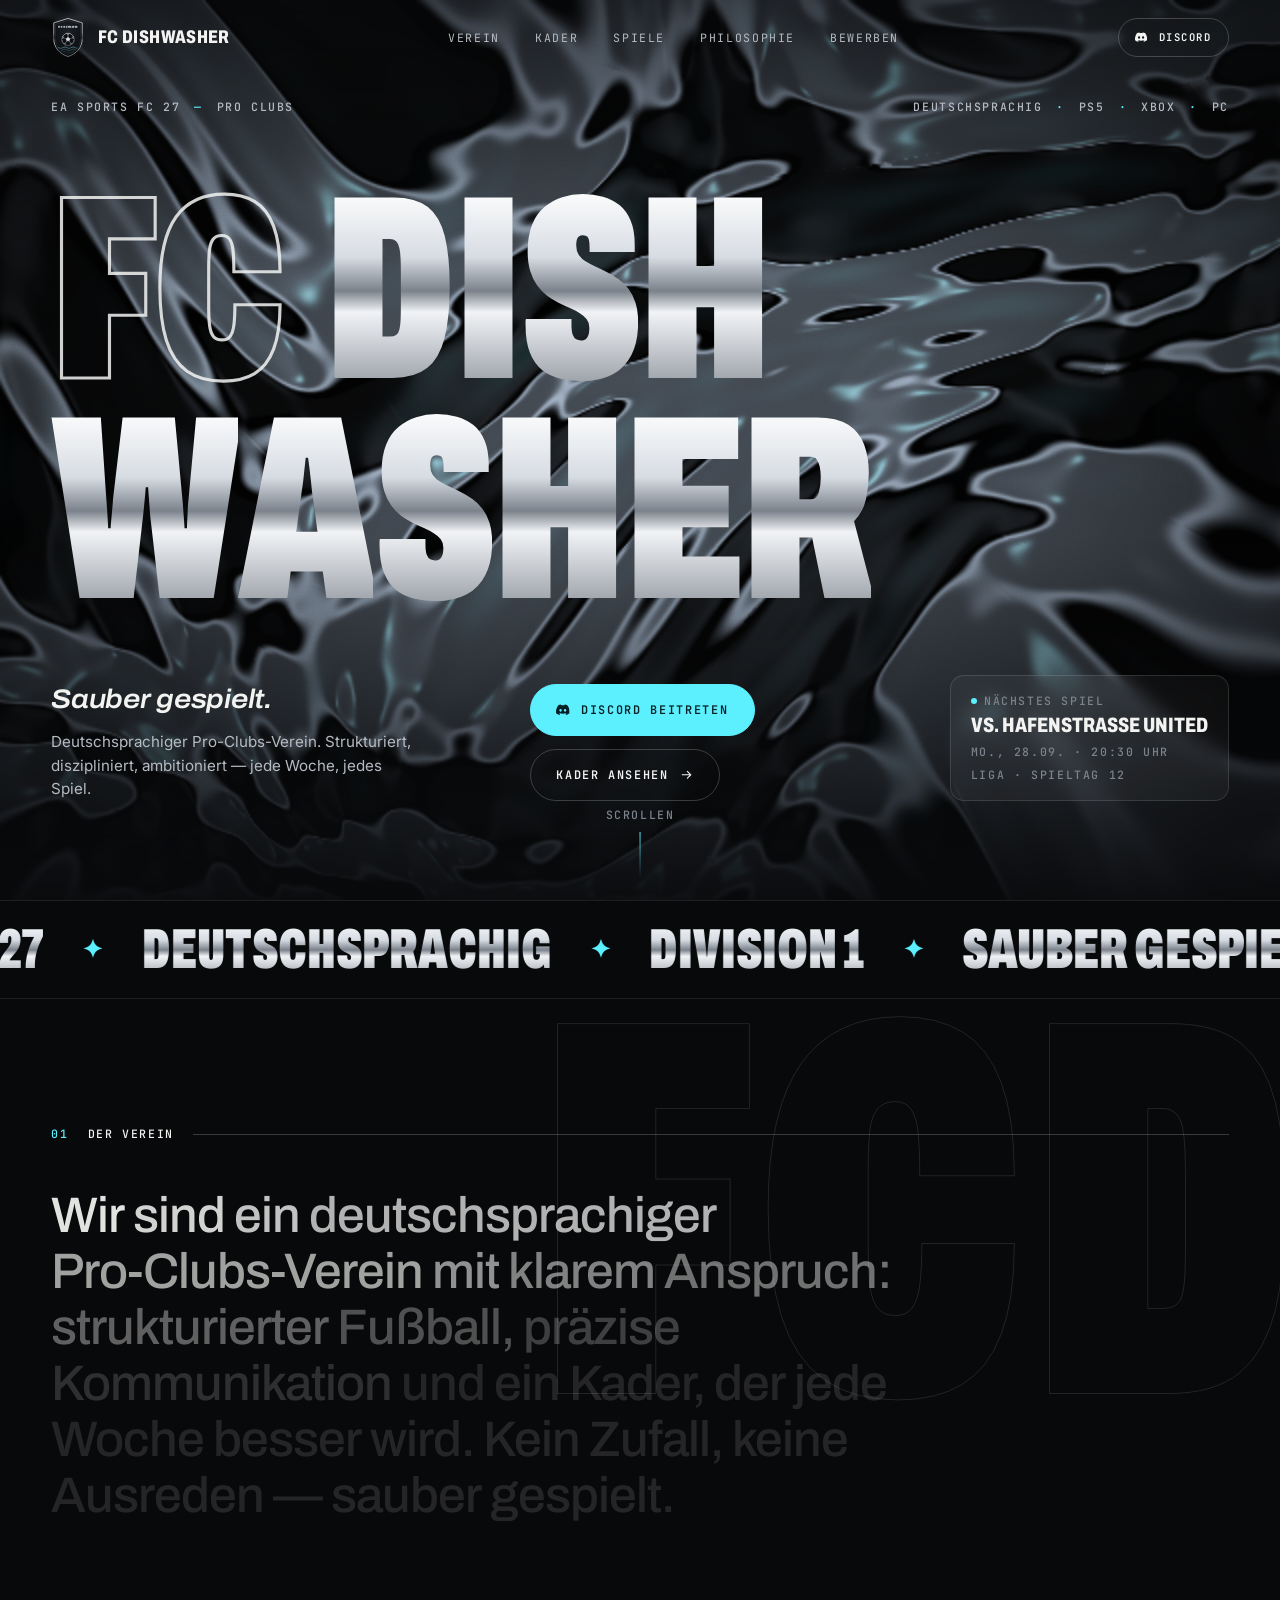
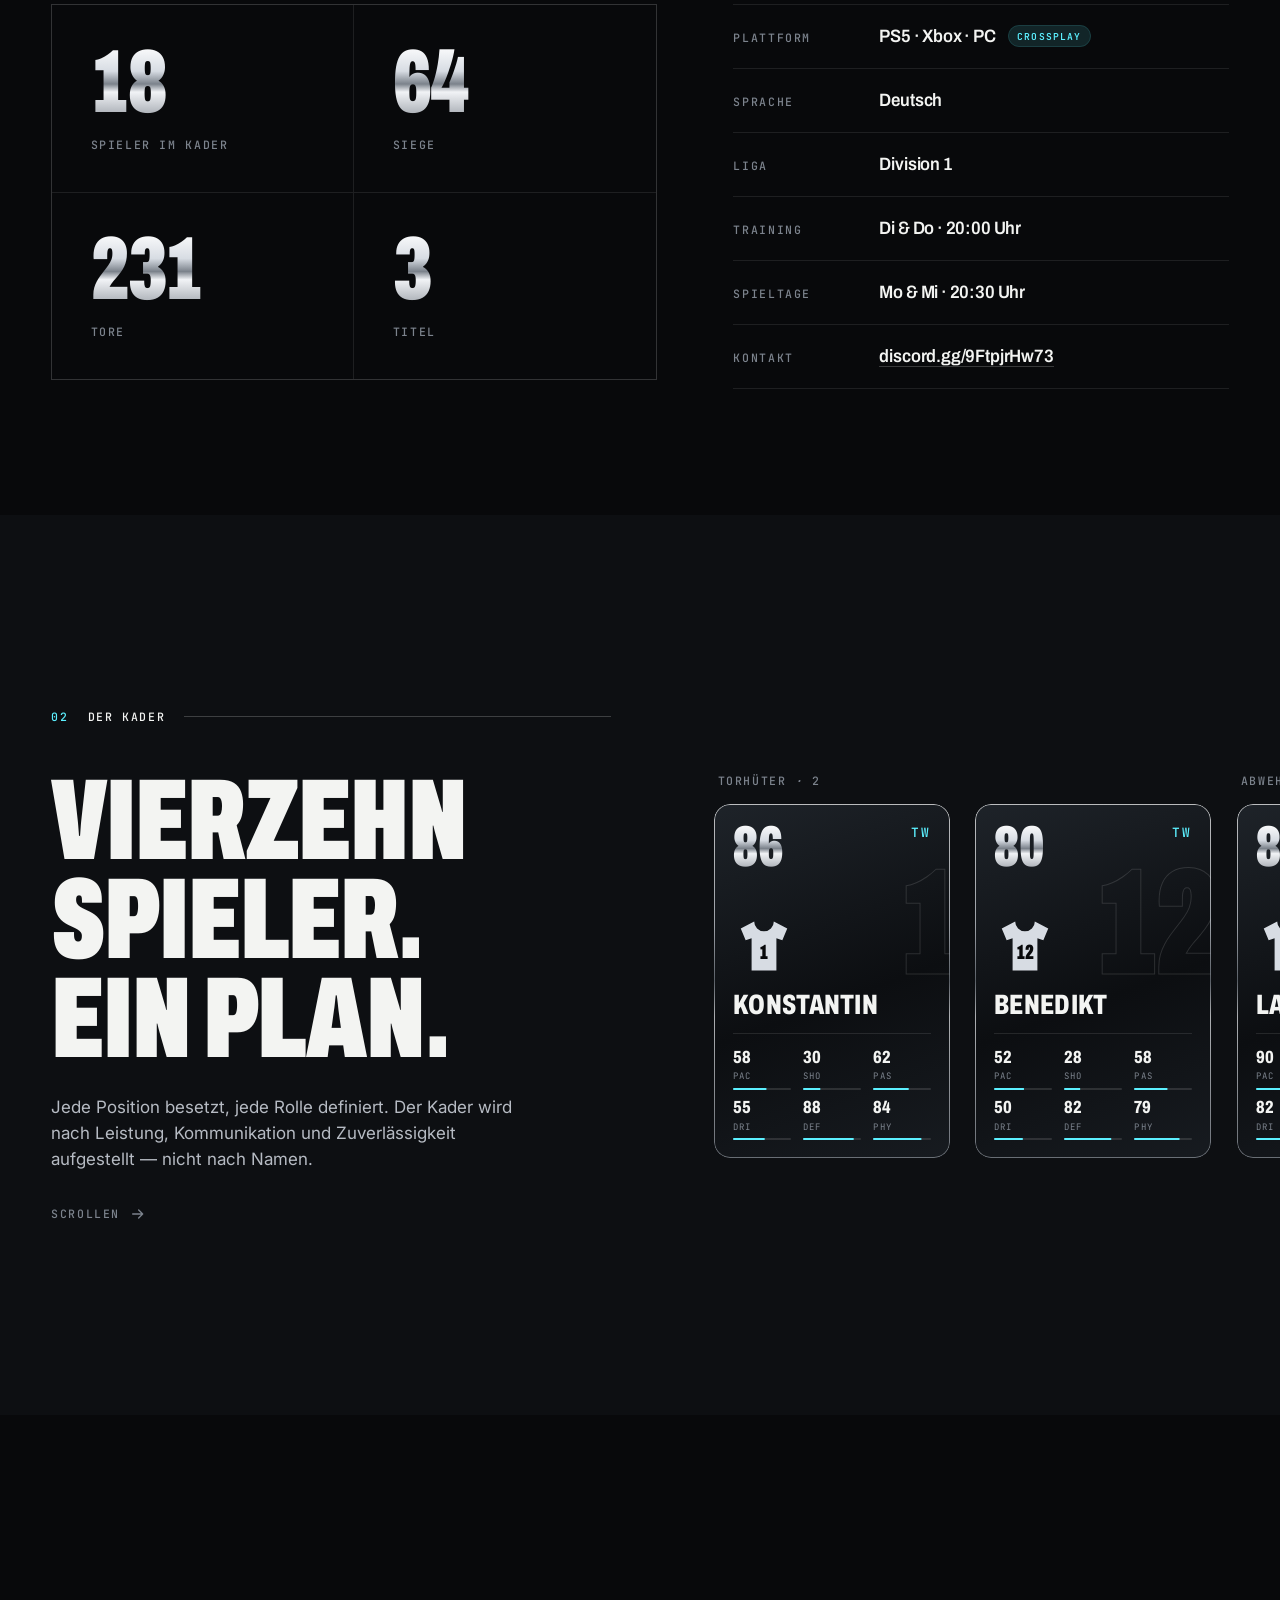
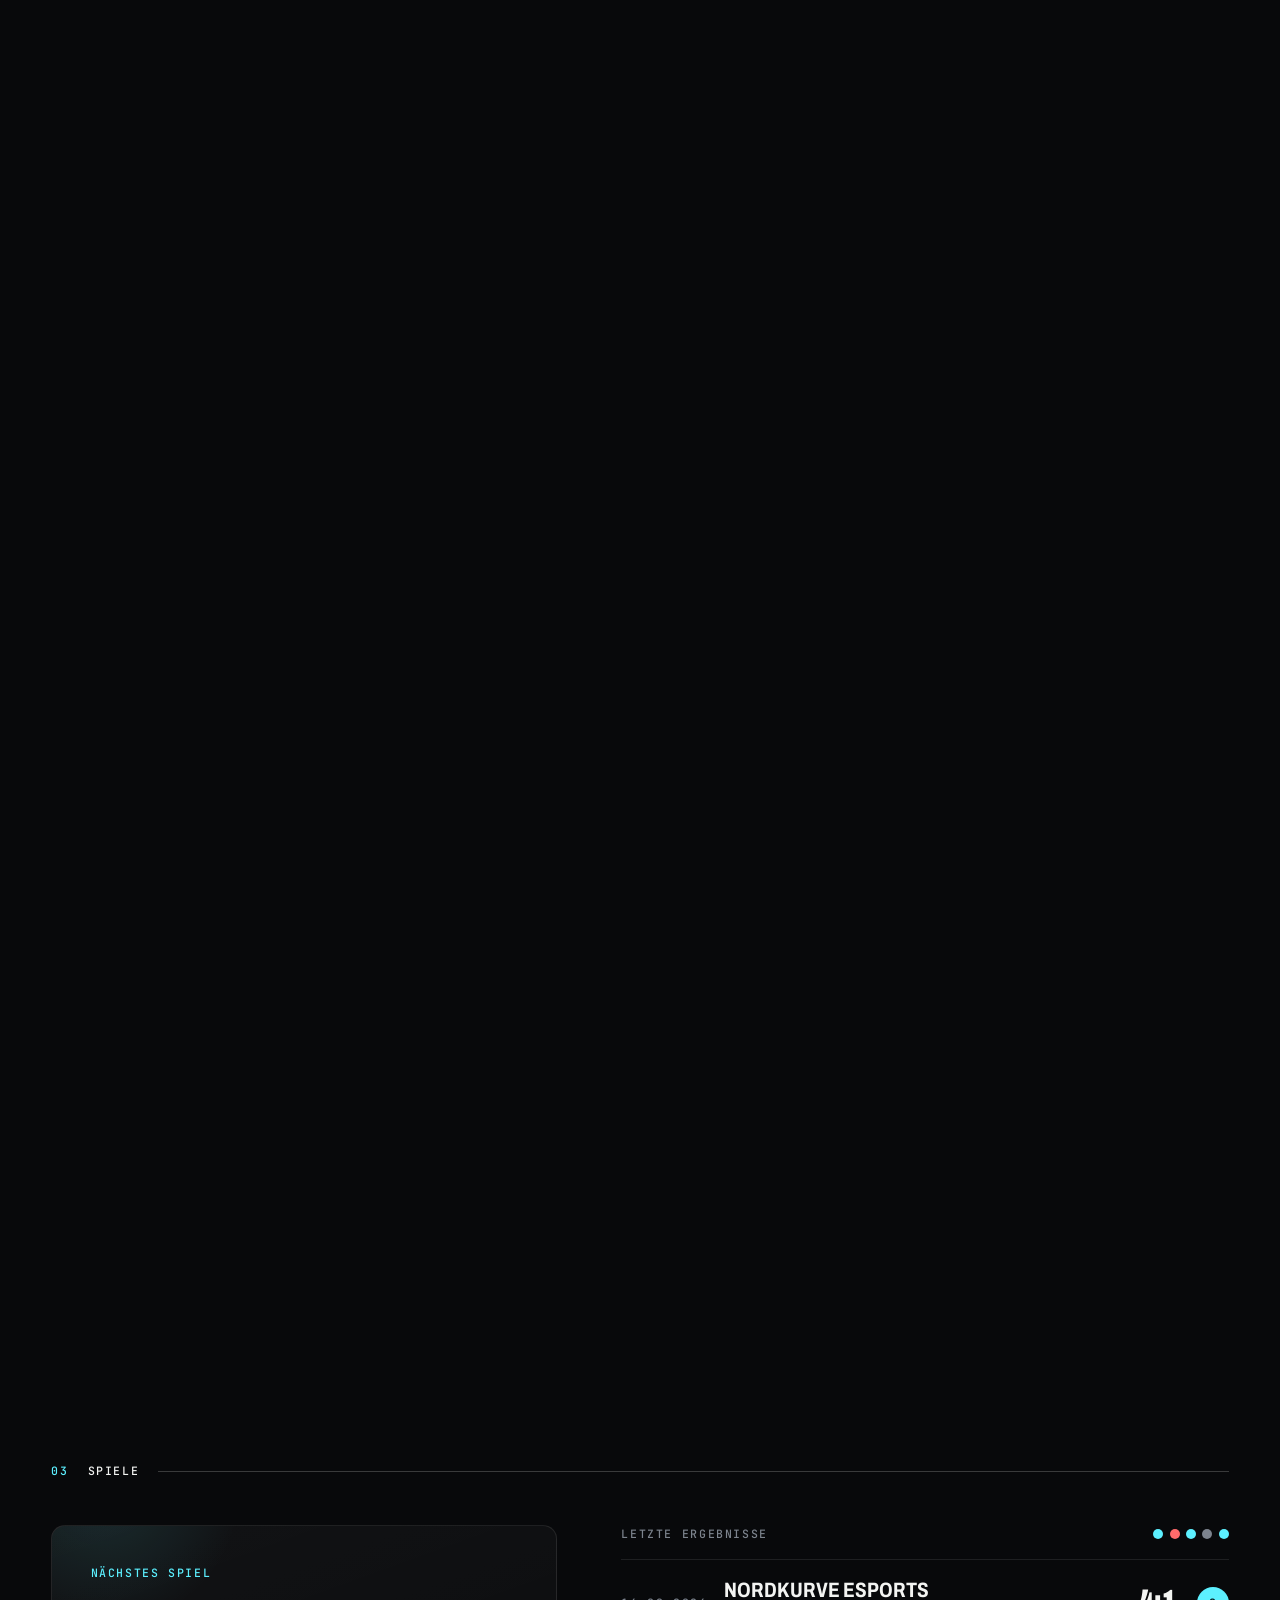
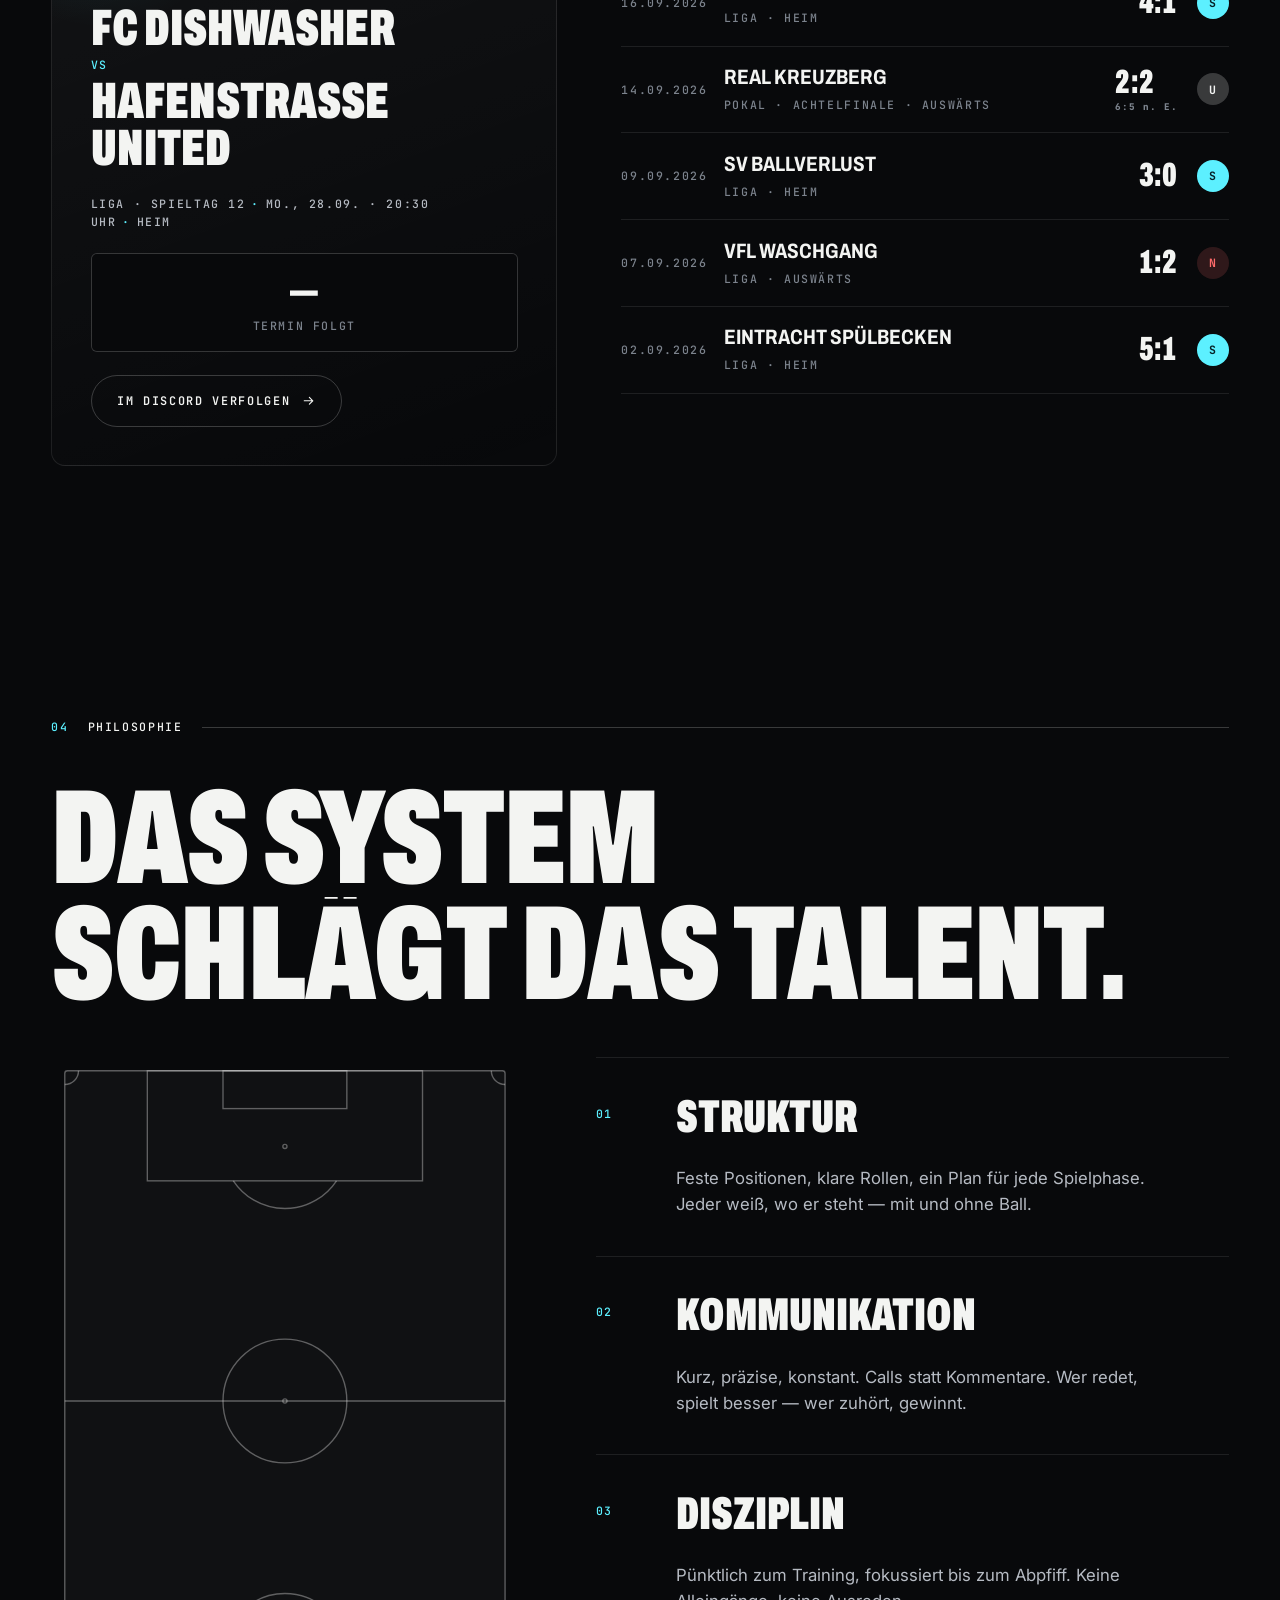
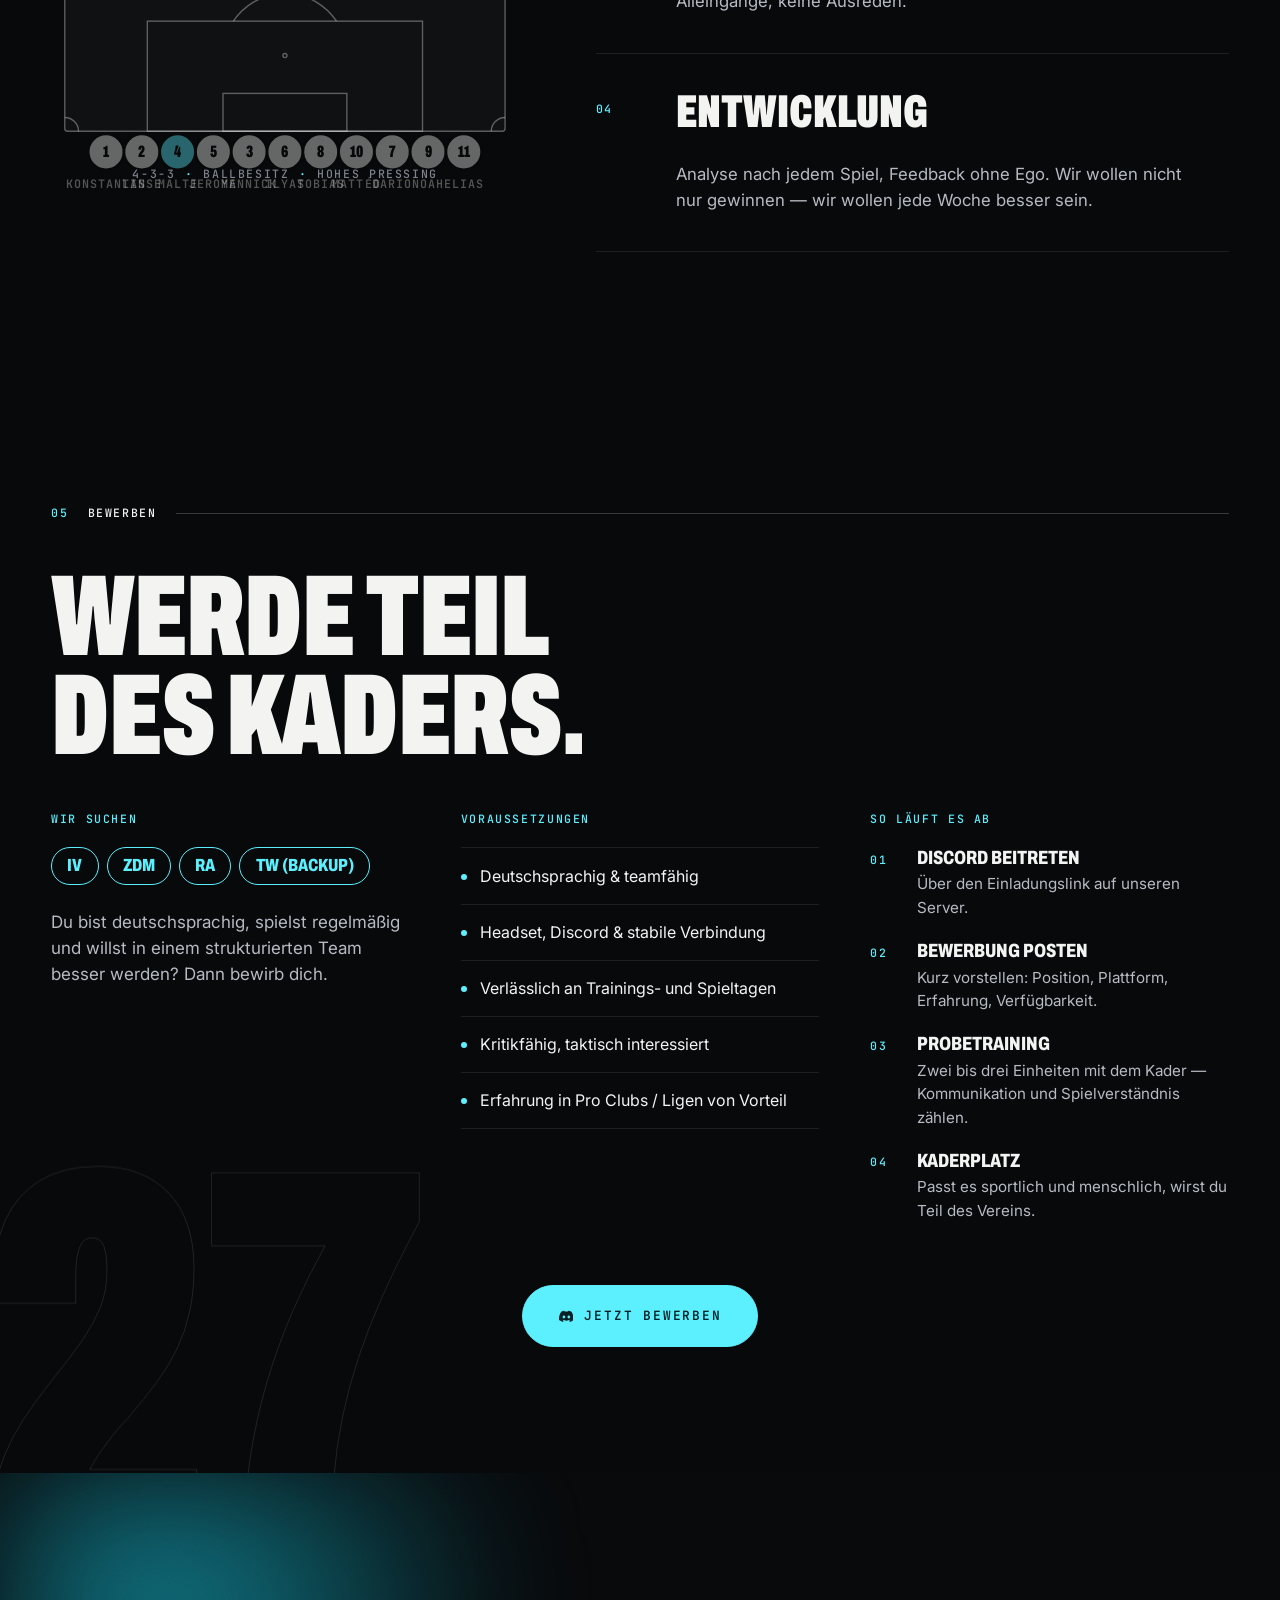
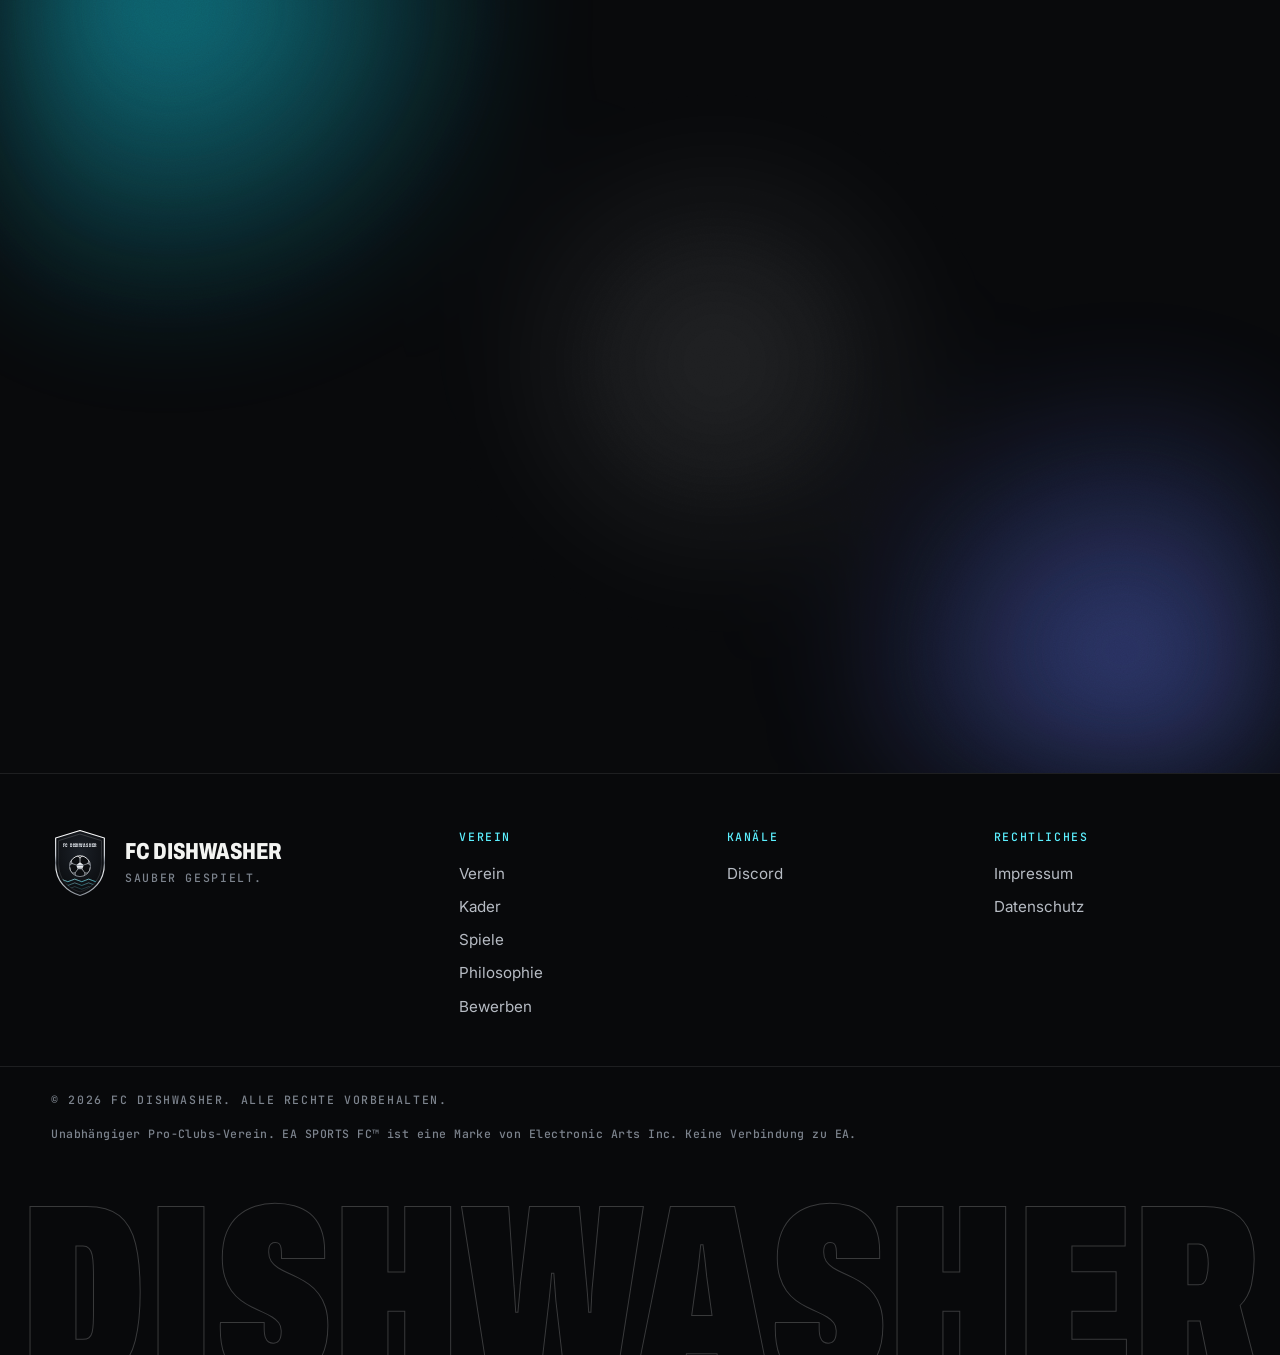
<file: index.html>
<!DOCTYPE html>
<html lang="de">
<head>
  <meta charset="utf-8">
  <meta name="viewport" content="width=device-width, initial-scale=1, viewport-fit=cover">
  <title>FC Dishwasher — Pro Clubs · EA SPORTS FC 27</title>
  <meta name="description" content="FC Dishwasher ist ein deutschsprachiger Pro-Clubs-Verein in EA SPORTS FC 27. Strukturiert, diszipliniert, ambitioniert. Sauber gespielt.">
  <meta name="theme-color" content="#08090b">
  <meta name="color-scheme" content="dark">
  <link rel="icon" href="assets/favicon.svg" type="image/svg+xml">
  <link rel="apple-touch-icon" href="assets/apple-touch-icon.png">
  <meta property="og:type" content="website">
  <meta property="og:site_name" content="FC Dishwasher">
  <meta property="og:title" content="FC Dishwasher — Sauber gespielt.">
  <meta property="og:description" content="Deutschsprachiger Pro-Clubs-Verein in EA SPORTS FC 27. Strukturiert, diszipliniert, ambitioniert.">
  <meta property="og:image" content="https://crypt0nly.github.io/fc-dishwasher-website/assets/og.jpg">
  <meta property="og:image:width" content="1200">
  <meta property="og:image:height" content="630">
  <meta property="og:url" content="https://crypt0nly.github.io/fc-dishwasher-website/">
  <meta property="og:locale" content="de_DE">
  <meta name="twitter:card" content="summary_large_image">
  <link rel="preload" href="assets/fonts/Archivo-normal-latin.woff2" as="font" type="font/woff2" crossorigin>
  <link rel="preload" href="assets/fonts/Inter-normal-latin.woff2" as="font" type="font/woff2" crossorigin>
  <link rel="preload" href="assets/fonts/JetBrainsMono-normal-latin.woff2" as="font" type="font/woff2" crossorigin>
  <link rel="stylesheet" href="css/fonts.css">
  <link rel="stylesheet" href="css/styles.css">
</head>
<body data-theme="dark">
  <a class="skip-link" href="#main">Zum Inhalt springen</a>

  <svg class="sprite" aria-hidden="true" focusable="false">
    <defs>
    <linearGradient id="fcd-chrome" x1="0" y1="0" x2="0" y2="1">
    <stop offset="0" stop-color="#ffffff"/><stop offset="0.38" stop-color="#cfd4db"/>
    <stop offset="0.5" stop-color="#737a84"/><stop offset="0.6" stop-color="#eef1f4"/>
    <stop offset="1" stop-color="#8b9199"/>
    </linearGradient>
    <linearGradient id="fcd-ice" x1="0" y1="0" x2="1" y2="1">
    <stop offset="0" stop-color="#bffbff"/><stop offset="1" stop-color="#3fd7ec"/>
    </linearGradient>
    <radialGradient id="fcd-inner" cx="0.5" cy="0.32" r="0.8">
    <stop offset="0" stop-color="#1b2027"/><stop offset="1" stop-color="#07080a"/>
    </radialGradient>
    <clipPath id="fcd-clip"><path d="M100 20 L174 43 V124 C174 176 140 208 100 220 C60 208 26 176 26 124 V43 Z"/></clipPath>
    </defs>
    <symbol id="crest" viewBox="0 0 200 240">
      <path d="M100 8 L184 34 V124 C184 182 146 218 100 232 C54 218 16 182 16 124 V34 Z" fill="url(#fcd-inner)" stroke="url(#fcd-chrome)" stroke-width="4" stroke-linejoin="round"/>
      <path d="M100 20 L174 43 V124 C174 176 140 208 100 220 C60 208 26 176 26 124 V43 Z" fill="none" stroke="url(#fcd-chrome)" stroke-width="1" opacity="0.55"/>
      <text x="100" y="66" text-anchor="middle" fill="url(#fcd-chrome)" font-family="Archivo, 'Arial Narrow', Impact, sans-serif" font-weight="900" font-stretch="62%" font-size="18" letter-spacing="1.4" textLength="118" lengthAdjust="spacingAndGlyphs">FC DISHWASHER</text>
      <path d="M40 80 H160" stroke="url(#fcd-chrome)" stroke-width="1.2" opacity="0.7"/>
      <g clip-path="url(#fcd-clip)" fill="none" stroke="url(#fcd-ice)" stroke-width="2.4" stroke-linecap="round">
      <path d="M22 180 q12 -9 24 0 t24 0 t24 0 t24 0 t24 0 t24 0 t24 0" opacity="1"/>
      <path d="M22 193 q12 -9 24 0 t24 0 t24 0 t24 0 t24 0 t24 0 t24 0" opacity="0.6"/>
      <path d="M22 206 q12 -9 24 0 t24 0 t24 0 t24 0 t24 0 t24 0 t24 0" opacity="0.3"/>
      </g>
      <g transform="translate(0 0.00)">
      <circle cx="100.00" cy="131.00" r="36.00" fill="#0b0d10" stroke="url(#fcd-chrome)" stroke-width="3"/>
      <path d="M100.00 117.50 L112.84 126.83 L107.94 141.92 L92.06 141.92 L87.16 126.83 Z" fill="url(#fcd-chrome)"/>
      <path d="M100.00 117.50 L100.00 102.00 M100.00 102.00 L92.72 96.71 M100.00 102.00 L107.28 96.71 M112.84 126.83 L127.58 122.04 M127.58 122.04 L130.36 113.48 M127.58 122.04 L134.86 127.33 M107.94 141.92 L117.05 154.46 M117.05 154.46 L126.05 154.46 M117.05 154.46 L114.26 163.02 M92.06 141.92 L82.95 154.46 M82.95 154.46 L85.74 163.02 M82.95 154.46 L73.95 154.46 M87.16 126.83 L72.42 122.04 M72.42 122.04 L65.14 127.33 M72.42 122.04 L69.64 113.48" fill="none" stroke="url(#fcd-chrome)" stroke-width="2.4" stroke-linecap="round" stroke-linejoin="round"/>
      </g>
    </symbol>
    <symbol id="icon-discord" viewBox="0 0 24 24">
      <path fill="currentColor" d="M20.317 4.37a19.791 19.791 0 0 0-4.885-1.515.074.074 0 0 0-.079.037c-.21.375-.444.864-.608 1.25a18.27 18.27 0 0 0-5.487 0 12.64 12.64 0 0 0-.617-1.25.077.077 0 0 0-.079-.037A19.736 19.736 0 0 0 3.677 4.37a.07.07 0 0 0-.032.027C.533 9.046-.32 13.58.099 18.057a.082.082 0 0 0 .031.057 19.9 19.9 0 0 0 5.993 3.03.078.078 0 0 0 .084-.028c.462-.63.874-1.295 1.226-1.994a.076.076 0 0 0-.041-.106 13.107 13.107 0 0 1-1.872-.892.077.077 0 0 1-.008-.128 10.2 10.2 0 0 0 .372-.292.074.074 0 0 1 .077-.01c3.928 1.793 8.18 1.793 12.062 0a.074.074 0 0 1 .078.01c.12.098.246.198.373.292a.077.077 0 0 1-.006.127 12.299 12.299 0 0 1-1.873.892.077.077 0 0 0-.041.107c.36.698.772 1.362 1.225 1.993a.076.076 0 0 0 .084.028 19.839 19.839 0 0 0 6.002-3.03.077.077 0 0 0 .032-.054c.5-5.177-.838-9.674-3.549-13.66a.061.061 0 0 0-.031-.03zM8.02 15.33c-1.183 0-2.157-1.085-2.157-2.419 0-1.333.956-2.419 2.157-2.419 1.21 0 2.176 1.096 2.157 2.42 0 1.333-.956 2.418-2.157 2.418zm7.975 0c-1.183 0-2.157-1.085-2.157-2.419 0-1.333.955-2.419 2.157-2.419 1.21 0 2.176 1.096 2.157 2.42 0 1.333-.946 2.418-2.157 2.418z"/>
    </symbol>
    <symbol id="icon-arrow" viewBox="0 0 24 24">
      <path fill="none" stroke="currentColor" stroke-width="2" stroke-linecap="round" stroke-linejoin="round" d="M4 12h15M13 6l6 6-6 6"/>
    </symbol>
    <symbol id="icon-jersey" viewBox="0 0 24 24">
      <path fill="currentColor" d="M8.2 2.5 3 5.2l1.9 4.6 2.3-.8v12.5h9.6V9l2.3.8L21 5.2l-5.2-2.7a3.8 3.8 0 0 1-7.6 0Z"/>
    </symbol>
  </svg>

  <!-- Preloader -->
  <div class="preloader" id="preloader">
    <div class="preloader__inner">
      <svg class="preloader__crest" aria-hidden="true"><use href="#crest"/></svg>
      <div class="preloader__label mono">FC Dishwasher <i>·</i> Pro Clubs</div>
    </div>
    <div class="preloader__count" aria-hidden="true"><span id="preloader-count">00</span></div>
    <div class="preloader__bar" aria-hidden="true"><span id="preloader-bar"></span></div>
  </div>

  <!-- Custom cursor (desktop only) -->
  <div class="cursor" id="cursor" aria-hidden="true">
    <div class="cursor__dot"></div>
    <div class="cursor__ring"><span class="cursor__label" id="cursor-label"></span></div>
  </div>

  <!-- Navigation -->
  <header class="nav" id="nav">
    <a class="nav__brand" href="#top" aria-label="FC Dishwasher – zur Startseite">
      <svg class="nav__crest" aria-hidden="true"><use href="#crest"/></svg>
      <span class="nav__wordmark">FC Dishwasher</span>
    </a>
    <nav class="nav__links" aria-label="Hauptnavigation">
      <a href="#verein" data-nav>Verein</a>
      <a href="#kader" data-nav>Kader</a>
      <a href="#spiele" data-nav>Spiele</a>
      <a href="#philosophie" data-nav>Philosophie</a>
      <a href="#bewerben" data-nav>Bewerben</a>
    </nav>
    <div class="nav__actions">
      <a class="btn btn--small btn--discord magnetic" href="https://discord.gg/9FtpjrHw73" target="_blank" rel="noopener">
        <svg class="btn__icon" aria-hidden="true"><use href="#icon-discord"/></svg>
        <span>Discord</span>
      </a>
      <button class="nav__burger" id="burger" type="button" aria-label="Menü öffnen" aria-expanded="false" aria-controls="menu">
        <span></span><span></span>
      </button>
    </div>
  </header>

  <!-- Fullscreen menu (mobile) -->
  <div class="menu" id="menu" aria-hidden="true">
    <nav class="menu__links" aria-label="Mobile Navigation">
      <a href="#verein"><span class="mono">01</span>Verein</a>
      <a href="#kader"><span class="mono">02</span>Kader</a>
      <a href="#spiele"><span class="mono">03</span>Spiele</a>
      <a href="#philosophie"><span class="mono">04</span>Philosophie</a>
      <a href="#bewerben"><span class="mono">05</span>Bewerben</a>
    </nav>
    <div class="menu__footer">
      <a class="btn btn--primary" href="https://discord.gg/9FtpjrHw73" target="_blank" rel="noopener">
        <svg class="btn__icon" aria-hidden="true"><use href="#icon-discord"/></svg><span>Discord beitreten</span>
      </a>
      <span class="mono">Sauber gespielt.</span>
    </div>
  </div>

  <main id="main">

    <!-- ============ HERO ============ -->
    <section class="hero" id="top">
      <canvas class="hero__canvas" id="hero-canvas" aria-hidden="true"></canvas>
      <div class="hero__veil" aria-hidden="true"></div>
      <div class="hero__grain" aria-hidden="true"></div>

      <div class="hero__top container">
        <span class="mono hero__meta">EA SPORTS FC 27 <i>—</i> Pro Clubs</span>
        <span class="mono hero__meta hero__meta--right">Deutschsprachig <i>·</i> PS5 <i>·</i> Xbox <i>·</i> PC</span>
      </div>

      <div class="hero__content container">
        <h1 class="hero__title" id="hero-title">
          <span class="hero__line"><span class="hero__outline">FC</span> <span class="hero__solid">Dish</span></span>
          <span class="hero__line"><span class="hero__solid">washer</span></span>
        </h1>
      </div>

      <div class="hero__bottom container">
        <div class="hero__motto">
          <span class="hero__motto-text">Sauber gespielt.</span>
          <p>Deutschsprachiger Pro-Clubs-Verein. Strukturiert, diszipliniert, ambitioniert — jede Woche, jedes Spiel.</p>
        </div>
        <div class="hero__cta">
          <a class="btn btn--primary magnetic" href="https://discord.gg/9FtpjrHw73" target="_blank" rel="noopener">
            <svg class="btn__icon" aria-hidden="true"><use href="#icon-discord"/></svg><span>Discord beitreten</span>
          </a>
          <a class="btn btn--ghost magnetic" href="#kader"><span>Kader ansehen</span><svg class="btn__icon btn__icon--after" aria-hidden="true"><use href="#icon-arrow"/></svg></a>
        </div>
        <a class="hero__next" href="#spiele" id="hero-next">
          <span class="mono hero__next-label">Nächstes Spiel</span>
          <strong id="hero-next-opp">—</strong>
          <span class="mono hero__next-date" id="hero-next-date">—</span>
          <span class="mono hero__next-comp" id="hero-next-comp">—</span>
        </a>
      </div>

      <div class="hero__scroll mono" aria-hidden="true"><span>Scrollen</span><i></i></div>
    </section>

    <!-- ============ MARQUEE ============ -->
    <div class="marquee" aria-hidden="true">
      <div class="marquee__track" id="marquee-track">
        <div class="marquee__group">
          <span>Sauber gespielt</span><i>✦</i><span>FC Dishwasher</span><i>✦</i><span>Pro Clubs</span><i>✦</i><span>EA SPORTS FC 27</span><i>✦</i><span>Deutschsprachig</span><i>✦</i><span>Division 1</span><i>✦</i>
        </div>
      </div>
    </div>

    <!-- ============ VEREIN ============ -->
    <section class="section verein" id="verein">
      <div class="watermark" aria-hidden="true" data-parallax="0.15">FCD</div>
      <div class="container">
        <header class="section__head">
          <span class="section__index mono">01</span>
          <span class="section__label mono">Der Verein</span>
        </header>
        <p class="statement" data-scrub-words>
          Wir sind ein deutschsprachiger Pro-Clubs-Verein mit klarem Anspruch: strukturierter Fußball, präzise Kommunikation und ein Kader, der jede Woche besser wird. Kein Zufall, keine Ausreden — sauber gespielt.
        </p>
        <div class="verein__grid">
          <ul class="stats" id="stats" aria-label="Vereinsstatistik"></ul>
          <dl class="facts" id="facts">
            <div class="facts__row" data-reveal><dt class="mono">Plattform</dt><dd>PS5 · Xbox · PC <span class="facts__tag">Crossplay</span></dd></div>
            <div class="facts__row" data-reveal><dt class="mono">Sprache</dt><dd>Deutsch</dd></div>
            <div class="facts__row" data-reveal><dt class="mono">Liga</dt><dd id="fact-league">Division 1</dd></div>
            <div class="facts__row" data-reveal><dt class="mono">Training</dt><dd id="fact-training">Di &amp; Do · 20:00 Uhr</dd></div>
            <div class="facts__row" data-reveal><dt class="mono">Spieltage</dt><dd id="fact-matchdays">Mo &amp; Mi · 20:30 Uhr</dd></div>
            <div class="facts__row" data-reveal><dt class="mono">Kontakt</dt><dd><a href="https://discord.gg/9FtpjrHw73" target="_blank" rel="noopener">discord.gg/9FtpjrHw73</a></dd></div>
          </dl>
        </div>
      </div>
    </section>

    <!-- ============ KADER ============ -->
    <section class="section kader" id="kader">
      <div class="kader__pin" id="kader-pin">
        <div class="kader__track" id="squad-track">
          <div class="kader__intro">
            <header class="section__head">
              <span class="section__index mono">02</span>
              <span class="section__label mono">Der Kader</span>
            </header>
            <h2 class="section__title" data-split-lines>Vierzehn<br>Spieler.<br>Ein Plan.</h2>
            <p class="kader__text">Jede Position besetzt, jede Rolle definiert. Der Kader wird nach Leistung, Kommunikation und Zuverlässigkeit aufgestellt — nicht nach Namen.</p>
            <div class="kader__hint mono"><span>Scrollen</span><svg class="kader__hint-icon" aria-hidden="true"><use href="#icon-arrow"/></svg></div>
          </div>
          <!-- Player cards are rendered from js/data.js -->
        </div>
      </div>
    </section>

    <!-- ============ SPIELE ============ -->
    <section class="section spiele" id="spiele">
      <div class="container">
        <header class="section__head">
          <span class="section__index mono">03</span>
          <span class="section__label mono">Spiele</span>
        </header>
        <div class="spiele__grid">
          <article class="next-match" id="next-match" data-reveal>
            <span class="next-match__label mono">Nächstes Spiel</span>
            <div class="next-match__teams">
              <span class="next-match__team">FC Dishwasher</span>
              <span class="next-match__vs mono">vs</span>
              <span class="next-match__team" id="nm-opponent">—</span>
            </div>
            <div class="next-match__meta mono"><span id="nm-competition">—</span><i>·</i><span id="nm-date">—</span><i>·</i><span id="nm-venue">—</span></div>
            <div class="countdown" id="countdown" aria-live="polite">
              <div class="countdown__unit"><span class="countdown__value" data-cd="d">00</span><span class="mono">Tage</span></div>
              <div class="countdown__unit"><span class="countdown__value" data-cd="h">00</span><span class="mono">Std.</span></div>
              <div class="countdown__unit"><span class="countdown__value" data-cd="m">00</span><span class="mono">Min.</span></div>
              <div class="countdown__unit"><span class="countdown__value" data-cd="s">00</span><span class="mono">Sek.</span></div>
            </div>
            <a class="btn btn--ghost magnetic" href="https://discord.gg/9FtpjrHw73" target="_blank" rel="noopener"><span>Im Discord verfolgen</span><svg class="btn__icon btn__icon--after" aria-hidden="true"><use href="#icon-arrow"/></svg></a>
          </article>

          <div class="results">
            <div class="results__head" data-reveal>
              <span class="mono">Letzte Ergebnisse</span>
              <div class="form" id="form" aria-label="Formkurve"></div>
            </div>
            <ol class="results__list" id="results"></ol>
          </div>
        </div>
      </div>
    </section>

    <!-- ============ PHILOSOPHIE ============ -->
    <section class="section philosophie" id="philosophie">
      <div class="container">
        <header class="section__head">
          <span class="section__index mono">04</span>
          <span class="section__label mono">Philosophie</span>
        </header>
        <h2 class="section__title section__title--xl" data-split-lines>Das System<br>schlägt das Talent.</h2>
        <div class="philosophie__grid">
          <div class="pitch-wrap" id="pitch-wrap">
            <svg class="pitch" id="pitch" viewBox="0 0 680 1000" aria-label="Formation 4-3-3" role="img"></svg>
            <div class="pitch__caption mono"><span id="formation-name">4-3-3</span><i>·</i><span>Ballbesitz</span><i>·</i><span>Hohes Pressing</span></div>
          </div>
          <ol class="principles">
            <li class="principle" data-reveal>
              <span class="principle__index mono">01</span>
              <h3>Struktur</h3>
              <p>Feste Positionen, klare Rollen, ein Plan für jede Spielphase. Jeder weiß, wo er steht — mit und ohne Ball.</p>
            </li>
            <li class="principle" data-reveal>
              <span class="principle__index mono">02</span>
              <h3>Kommunikation</h3>
              <p>Kurz, präzise, konstant. Calls statt Kommentare. Wer redet, spielt besser — wer zuhört, gewinnt.</p>
            </li>
            <li class="principle" data-reveal>
              <span class="principle__index mono">03</span>
              <h3>Disziplin</h3>
              <p>Pünktlich zum Training, fokussiert bis zum Abpfiff. Keine Alleingänge, keine Ausreden.</p>
            </li>
            <li class="principle" data-reveal>
              <span class="principle__index mono">04</span>
              <h3>Entwicklung</h3>
              <p>Analyse nach jedem Spiel, Feedback ohne Ego. Wir wollen nicht nur gewinnen — wir wollen jede Woche besser sein.</p>
            </li>
          </ol>
        </div>
      </div>
    </section>

    <!-- ============ BEWERBEN ============ -->
    <section class="section bewerben" id="bewerben">
      <div class="watermark watermark--right" aria-hidden="true" data-parallax="0.12">27</div>
      <div class="container">
        <header class="section__head">
          <span class="section__index mono">05</span>
          <span class="section__label mono">Bewerben</span>
        </header>
        <h2 class="section__title" data-split-lines>Werde Teil<br>des Kaders.</h2>
        <div class="bewerben__grid">
          <div class="bewerben__col" data-reveal>
            <span class="mono bewerben__label">Wir suchen</span>
            <ul class="chips" id="open-positions" aria-label="Offene Positionen"></ul>
            <p class="bewerben__text">Du bist deutschsprachig, spielst regelmäßig und willst in einem strukturierten Team besser werden? Dann bewirb dich.</p>
          </div>
          <div class="bewerben__col" data-reveal>
            <span class="mono bewerben__label">Voraussetzungen</span>
            <ul class="reqs">
              <li>Deutschsprachig &amp; teamfähig</li>
              <li>Headset, Discord &amp; stabile Verbindung</li>
              <li>Verlässlich an Trainings- und Spieltagen</li>
              <li>Kritikfähig, taktisch interessiert</li>
              <li>Erfahrung in Pro Clubs / Ligen von Vorteil</li>
            </ul>
          </div>
          <div class="bewerben__col" data-reveal>
            <span class="mono bewerben__label">So läuft es ab</span>
            <ol class="steps">
              <li><span class="mono">01</span><div><strong>Discord beitreten</strong><p>Über den Einladungslink auf unseren Server.</p></div></li>
              <li><span class="mono">02</span><div><strong>Bewerbung posten</strong><p>Kurz vorstellen: Position, Plattform, Erfahrung, Verfügbarkeit.</p></div></li>
              <li><span class="mono">03</span><div><strong>Probetraining</strong><p>Zwei bis drei Einheiten mit dem Kader — Kommunikation und Spielverständnis zählen.</p></div></li>
              <li><span class="mono">04</span><div><strong>Kaderplatz</strong><p>Passt es sportlich und menschlich, wirst du Teil des Vereins.</p></div></li>
            </ol>
          </div>
        </div>
        <div class="bewerben__cta" data-reveal>
          <a class="btn btn--primary btn--large magnetic" href="https://discord.gg/9FtpjrHw73" target="_blank" rel="noopener">
            <svg class="btn__icon" aria-hidden="true"><use href="#icon-discord"/></svg><span>Jetzt bewerben</span>
          </a>
        </div>
      </div>
    </section>

    <!-- ============ DISCORD CTA ============ -->
    <section class="cta" id="discord">
      <div class="cta__bg" aria-hidden="true"><span></span><span></span><span></span></div>
      <div class="cta__grain" aria-hidden="true"></div>
      <div class="container cta__inner">
        <span class="mono cta__label">Community</span>
        <h2 class="cta__title" data-split-lines>Der Verein<br>lebt im Discord.</h2>
        <p class="cta__text">Spieltage, Taktik, Bewerbungen, Stammtisch — alles an einem Ort. Komm vorbei, sag Hallo, spiel mit.</p>
        <a class="btn btn--primary btn--xl magnetic" href="https://discord.gg/9FtpjrHw73" target="_blank" rel="noopener">
          <svg class="btn__icon" aria-hidden="true"><use href="#icon-discord"/></svg><span>Server beitreten</span>
        </a>
        <span class="mono cta__url">discord.gg/9FtpjrHw73</span>
      </div>
    </section>
  </main>

  <!-- ============ FOOTER ============ -->
  <footer class="footer">
    <div class="container footer__grid">
      <div class="footer__brand">
        <svg class="footer__crest" aria-hidden="true"><use href="#crest"/></svg>
        <div>
          <span class="footer__wordmark">FC Dishwasher</span>
          <span class="mono footer__tag">Sauber gespielt.</span>
        </div>
      </div>
      <nav class="footer__nav" aria-label="Fußnavigation">
        <span class="mono footer__heading">Verein</span>
        <a href="#verein">Verein</a>
        <a href="#kader">Kader</a>
        <a href="#spiele">Spiele</a>
        <a href="#philosophie">Philosophie</a>
        <a href="#bewerben">Bewerben</a>
      </nav>
      <div class="footer__nav" id="footer-social">
        <span class="mono footer__heading">Kanäle</span>
        <a href="https://discord.gg/9FtpjrHw73" target="_blank" rel="noopener">Discord</a>
      </div>
      <nav class="footer__nav" aria-label="Rechtliches">
        <span class="mono footer__heading">Rechtliches</span>
        <a href="impressum.html">Impressum</a>
        <a href="datenschutz.html">Datenschutz</a>
      </nav>
    </div>
    <div class="container footer__bottom">
      <span class="mono">© <span id="year">2026</span> FC Dishwasher. Alle Rechte vorbehalten.</span>
      <span class="mono footer__disclaimer">Unabhängiger Pro-Clubs-Verein. EA SPORTS FC™ ist eine Marke von Electronic Arts Inc. Keine Verbindung zu EA.</span>
    </div>
    <div class="footer__giant" aria-hidden="true">Dishwasher</div>
  </footer>

  <script src="js/vendor/gsap.min.js"></script>
  <script src="js/vendor/ScrollTrigger.min.js"></script>
  <script src="js/vendor/SplitText.min.js"></script>
  <script src="js/vendor/lenis.min.js"></script>
  <script src="js/data.js"></script>
  <script src="js/hero-shader.js"></script>
  <script src="js/main.js"></script>
</body>
</html>
</file>
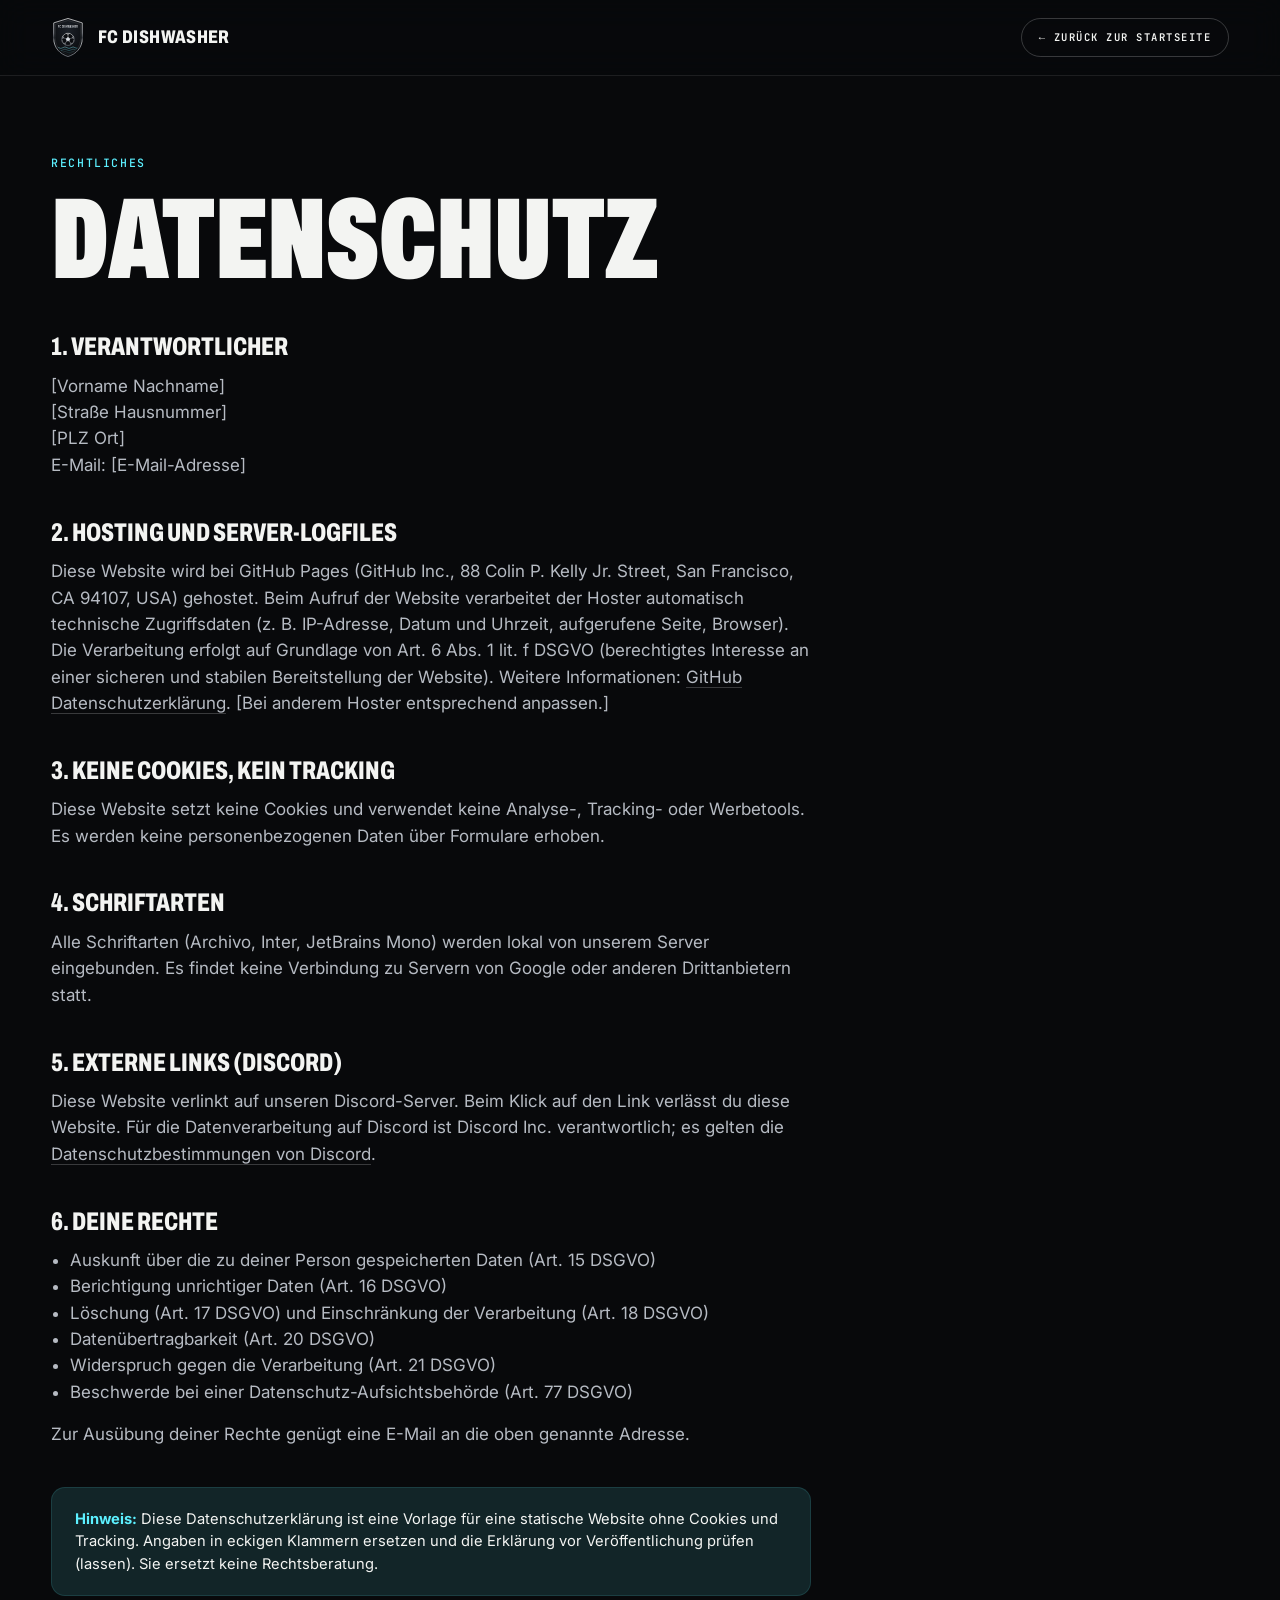
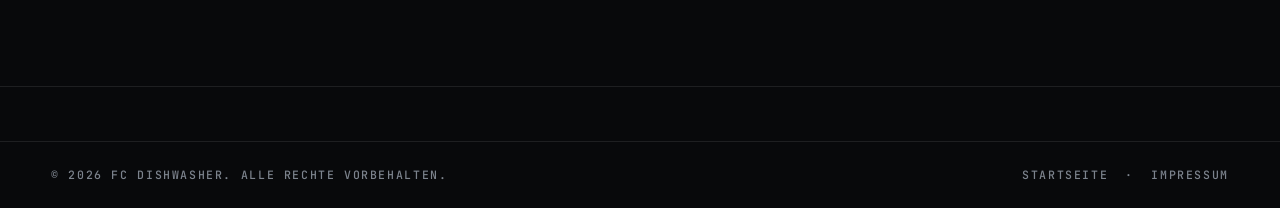
<file: datenschutz.html>
<!DOCTYPE html>
<html lang="de">
<head>
  <meta charset="utf-8">
  <meta name="viewport" content="width=device-width, initial-scale=1">
  <title>Datenschutz — FC Dishwasher</title>
  <meta name="robots" content="noindex">
  <meta name="theme-color" content="#08090b">
  <link rel="icon" href="assets/favicon.svg" type="image/svg+xml">
  <link rel="stylesheet" href="css/fonts.css">
  <link rel="stylesheet" href="css/styles.css">
</head>
<body data-theme="dark">
  <header class="nav nav--scrolled">
    <a class="nav__brand" href="index.html" aria-label="FC Dishwasher – zur Startseite">
      <img class="nav__crest" src="assets/crest.svg" alt="" width="34" height="41">
      <span class="nav__wordmark">FC Dishwasher</span>
    </a>
    <a class="btn btn--small" href="index.html">← Zurück zur Startseite</a>
  </header>

  <main class="legal container">
    <div class="legal__inner">
      <span class="mono section__index">Rechtliches</span>
      <h1 class="section__title" style="margin-top:1rem">Datenschutz</h1>

      <h2>1. Verantwortlicher</h2>
      <p>[Vorname Nachname]<br>[Straße Hausnummer]<br>[PLZ Ort]<br>E-Mail: [E-Mail-Adresse]</p>

      <h2>2. Hosting und Server-Logfiles</h2>
      <p>Diese Website wird bei GitHub Pages (GitHub Inc., 88 Colin P. Kelly Jr. Street, San Francisco, CA 94107, USA) gehostet. Beim Aufruf der Website verarbeitet der Hoster automatisch technische Zugriffsdaten (z.&nbsp;B. IP-Adresse, Datum und Uhrzeit, aufgerufene Seite, Browser). Die Verarbeitung erfolgt auf Grundlage von Art. 6 Abs. 1 lit. f DSGVO (berechtigtes Interesse an einer sicheren und stabilen Bereitstellung der Website). Weitere Informationen: <a href="https://docs.github.com/de/site-policy/privacy-policies/github-general-privacy-statement" target="_blank" rel="noopener">GitHub Datenschutzerklärung</a>. [Bei anderem Hoster entsprechend anpassen.]</p>

      <h2>3. Keine Cookies, kein Tracking</h2>
      <p>Diese Website setzt keine Cookies und verwendet keine Analyse-, Tracking- oder Werbetools. Es werden keine personenbezogenen Daten über Formulare erhoben.</p>

      <h2>4. Schriftarten</h2>
      <p>Alle Schriftarten (Archivo, Inter, JetBrains Mono) werden lokal von unserem Server eingebunden. Es findet keine Verbindung zu Servern von Google oder anderen Drittanbietern statt.</p>

      <h2>5. Externe Links (Discord)</h2>
      <p>Diese Website verlinkt auf unseren Discord-Server. Beim Klick auf den Link verlässt du diese Website. Für die Datenverarbeitung auf Discord ist Discord Inc. verantwortlich; es gelten die <a href="https://discord.com/privacy" target="_blank" rel="noopener">Datenschutzbestimmungen von Discord</a>.</p>

      <h2>6. Deine Rechte</h2>
      <ul>
        <li>Auskunft über die zu deiner Person gespeicherten Daten (Art. 15 DSGVO)</li>
        <li>Berichtigung unrichtiger Daten (Art. 16 DSGVO)</li>
        <li>Löschung (Art. 17 DSGVO) und Einschränkung der Verarbeitung (Art. 18 DSGVO)</li>
        <li>Datenübertragbarkeit (Art. 20 DSGVO)</li>
        <li>Widerspruch gegen die Verarbeitung (Art. 21 DSGVO)</li>
        <li>Beschwerde bei einer Datenschutz-Aufsichtsbehörde (Art. 77 DSGVO)</li>
      </ul>
      <p>Zur Ausübung deiner Rechte genügt eine E-Mail an die oben genannte Adresse.</p>

      <div class="legal__note"><strong>Hinweis:</strong> Diese Datenschutzerklärung ist eine Vorlage für eine statische Website ohne Cookies und Tracking. Angaben in eckigen Klammern ersetzen und die Erklärung vor Veröffentlichung prüfen (lassen). Sie ersetzt keine Rechtsberatung.</div>
    </div>
  </main>

  <footer class="footer">
    <div class="container footer__bottom">
      <span class="mono">© <span id="year">2026</span> FC Dishwasher. Alle Rechte vorbehalten.</span>
      <span class="mono"><a href="index.html">Startseite</a> &nbsp;·&nbsp; <a href="impressum.html">Impressum</a></span>
    </div>
  </footer>
  <script>document.getElementById('year').textContent = new Date().getFullYear();</script>
</body>
</html>
</file>
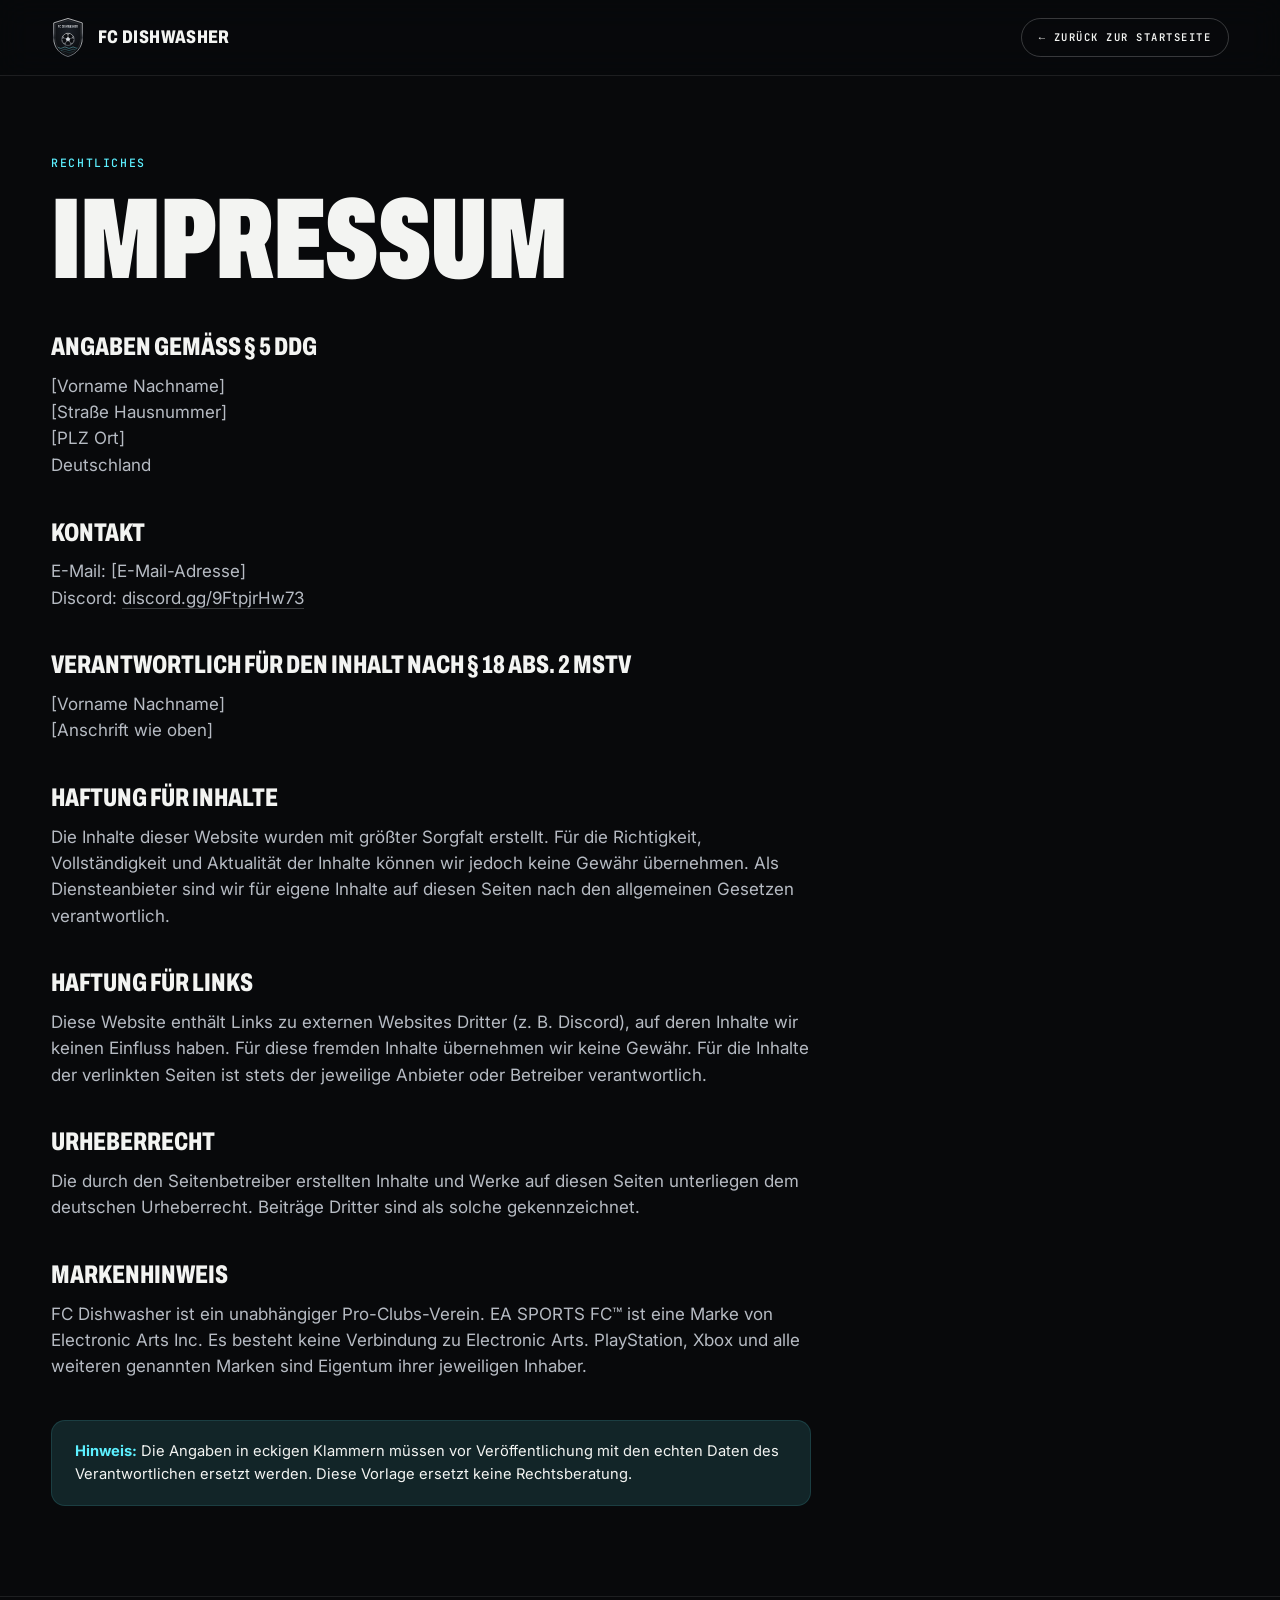
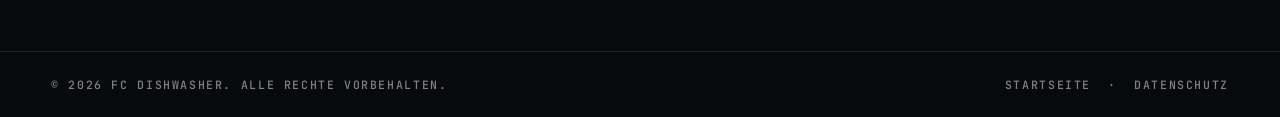
<file: impressum.html>
<!DOCTYPE html>
<html lang="de">
<head>
  <meta charset="utf-8">
  <meta name="viewport" content="width=device-width, initial-scale=1">
  <title>Impressum — FC Dishwasher</title>
  <meta name="robots" content="noindex">
  <meta name="theme-color" content="#08090b">
  <link rel="icon" href="assets/favicon.svg" type="image/svg+xml">
  <link rel="stylesheet" href="css/fonts.css">
  <link rel="stylesheet" href="css/styles.css">
</head>
<body data-theme="dark">
  <header class="nav nav--scrolled">
    <a class="nav__brand" href="index.html" aria-label="FC Dishwasher – zur Startseite">
      <img class="nav__crest" src="assets/crest.svg" alt="" width="34" height="41">
      <span class="nav__wordmark">FC Dishwasher</span>
    </a>
    <a class="btn btn--small" href="index.html">← Zurück zur Startseite</a>
  </header>

  <main class="legal container">
    <div class="legal__inner">
      <span class="mono section__index">Rechtliches</span>
      <h1 class="section__title" style="margin-top:1rem">Impressum</h1>

      <h2>Angaben gemäß § 5 DDG</h2>
      <p>[Vorname Nachname]<br>[Straße Hausnummer]<br>[PLZ Ort]<br>Deutschland</p>

      <h2>Kontakt</h2>
      <p>E-Mail: [E-Mail-Adresse]<br>Discord: <a href="https://discord.gg/9FtpjrHw73" target="_blank" rel="noopener">discord.gg/9FtpjrHw73</a></p>

      <h2>Verantwortlich für den Inhalt nach § 18 Abs. 2 MStV</h2>
      <p>[Vorname Nachname]<br>[Anschrift wie oben]</p>

      <h2>Haftung für Inhalte</h2>
      <p>Die Inhalte dieser Website wurden mit größter Sorgfalt erstellt. Für die Richtigkeit, Vollständigkeit und Aktualität der Inhalte können wir jedoch keine Gewähr übernehmen. Als Diensteanbieter sind wir für eigene Inhalte auf diesen Seiten nach den allgemeinen Gesetzen verantwortlich.</p>

      <h2>Haftung für Links</h2>
      <p>Diese Website enthält Links zu externen Websites Dritter (z.&nbsp;B. Discord), auf deren Inhalte wir keinen Einfluss haben. Für diese fremden Inhalte übernehmen wir keine Gewähr. Für die Inhalte der verlinkten Seiten ist stets der jeweilige Anbieter oder Betreiber verantwortlich.</p>

      <h2>Urheberrecht</h2>
      <p>Die durch den Seitenbetreiber erstellten Inhalte und Werke auf diesen Seiten unterliegen dem deutschen Urheberrecht. Beiträge Dritter sind als solche gekennzeichnet.</p>

      <h2>Markenhinweis</h2>
      <p>FC Dishwasher ist ein unabhängiger Pro-Clubs-Verein. EA SPORTS FC™ ist eine Marke von Electronic Arts Inc. Es besteht keine Verbindung zu Electronic Arts. PlayStation, Xbox und alle weiteren genannten Marken sind Eigentum ihrer jeweiligen Inhaber.</p>

      <div class="legal__note"><strong>Hinweis:</strong> Die Angaben in eckigen Klammern müssen vor Veröffentlichung mit den echten Daten des Verantwortlichen ersetzt werden. Diese Vorlage ersetzt keine Rechtsberatung.</div>
    </div>
  </main>

  <footer class="footer">
    <div class="container footer__bottom">
      <span class="mono">© <span id="year">2026</span> FC Dishwasher. Alle Rechte vorbehalten.</span>
      <span class="mono"><a href="index.html">Startseite</a> &nbsp;·&nbsp; <a href="datenschutz.html">Datenschutz</a></span>
    </div>
  </footer>
  <script>document.getElementById('year').textContent = new Date().getFullYear();</script>
</body>
</html>
</file>
<file: css/fonts.css>
/* Self-hosted fonts (SIL Open Font License) — Archivo, Inter, JetBrains Mono */
/* Archivo italic latin-ext */
@font-face {
  font-family: 'Archivo';
  font-style: italic;
  font-weight: 100 900;
  font-stretch: 62% 125%;
  font-display: swap;
  src: url(../assets/fonts/Archivo-italic-latin-ext.woff2) format('woff2');
  unicode-range: U+0100-02BA, U+02BD-02C5, U+02C7-02CC, U+02CE-02D7, U+02DD-02FF, U+0304, U+0308, U+0329, U+1D00-1DBF, U+1E00-1E9F, U+1EF2-1EFF, U+2020, U+20A0-20AB, U+20AD-20C0, U+2113, U+2C60-2C7F, U+A720-A7FF;
}
/* Archivo italic latin */
@font-face {
  font-family: 'Archivo';
  font-style: italic;
  font-weight: 100 900;
  font-stretch: 62% 125%;
  font-display: swap;
  src: url(../assets/fonts/Archivo-italic-latin.woff2) format('woff2');
  unicode-range: U+0000-00FF, U+0131, U+0152-0153, U+02BB-02BC, U+02C6, U+02DA, U+02DC, U+0304, U+0308, U+0329, U+2000-206F, U+20AC, U+2122, U+2191, U+2193, U+2212, U+2215, U+FEFF, U+FFFD;
}
/* Archivo normal latin-ext */
@font-face {
  font-family: 'Archivo';
  font-style: normal;
  font-weight: 100 900;
  font-stretch: 62% 125%;
  font-display: swap;
  src: url(../assets/fonts/Archivo-normal-latin-ext.woff2) format('woff2');
  unicode-range: U+0100-02BA, U+02BD-02C5, U+02C7-02CC, U+02CE-02D7, U+02DD-02FF, U+0304, U+0308, U+0329, U+1D00-1DBF, U+1E00-1E9F, U+1EF2-1EFF, U+2020, U+20A0-20AB, U+20AD-20C0, U+2113, U+2C60-2C7F, U+A720-A7FF;
}
/* Archivo normal latin */
@font-face {
  font-family: 'Archivo';
  font-style: normal;
  font-weight: 100 900;
  font-stretch: 62% 125%;
  font-display: swap;
  src: url(../assets/fonts/Archivo-normal-latin.woff2) format('woff2');
  unicode-range: U+0000-00FF, U+0131, U+0152-0153, U+02BB-02BC, U+02C6, U+02DA, U+02DC, U+0304, U+0308, U+0329, U+2000-206F, U+20AC, U+2122, U+2191, U+2193, U+2212, U+2215, U+FEFF, U+FFFD;
}
/* Inter italic latin-ext */
@font-face {
  font-family: 'Inter';
  font-style: italic;
  font-weight: 100 900;
  font-display: swap;
  src: url(../assets/fonts/Inter-italic-latin-ext.woff2) format('woff2');
  unicode-range: U+0100-02BA, U+02BD-02C5, U+02C7-02CC, U+02CE-02D7, U+02DD-02FF, U+0304, U+0308, U+0329, U+1D00-1DBF, U+1E00-1E9F, U+1EF2-1EFF, U+2020, U+20A0-20AB, U+20AD-20C0, U+2113, U+2C60-2C7F, U+A720-A7FF;
}
/* Inter italic latin */
@font-face {
  font-family: 'Inter';
  font-style: italic;
  font-weight: 100 900;
  font-display: swap;
  src: url(../assets/fonts/Inter-italic-latin.woff2) format('woff2');
  unicode-range: U+0000-00FF, U+0131, U+0152-0153, U+02BB-02BC, U+02C6, U+02DA, U+02DC, U+0304, U+0308, U+0329, U+2000-206F, U+20AC, U+2122, U+2191, U+2193, U+2212, U+2215, U+FEFF, U+FFFD;
}
/* Inter normal latin-ext */
@font-face {
  font-family: 'Inter';
  font-style: normal;
  font-weight: 100 900;
  font-display: swap;
  src: url(../assets/fonts/Inter-normal-latin-ext.woff2) format('woff2');
  unicode-range: U+0100-02BA, U+02BD-02C5, U+02C7-02CC, U+02CE-02D7, U+02DD-02FF, U+0304, U+0308, U+0329, U+1D00-1DBF, U+1E00-1E9F, U+1EF2-1EFF, U+2020, U+20A0-20AB, U+20AD-20C0, U+2113, U+2C60-2C7F, U+A720-A7FF;
}
/* Inter normal latin */
@font-face {
  font-family: 'Inter';
  font-style: normal;
  font-weight: 100 900;
  font-display: swap;
  src: url(../assets/fonts/Inter-normal-latin.woff2) format('woff2');
  unicode-range: U+0000-00FF, U+0131, U+0152-0153, U+02BB-02BC, U+02C6, U+02DA, U+02DC, U+0304, U+0308, U+0329, U+2000-206F, U+20AC, U+2122, U+2191, U+2193, U+2212, U+2215, U+FEFF, U+FFFD;
}
/* JetBrains Mono normal latin-ext */
@font-face {
  font-family: 'JetBrains Mono';
  font-style: normal;
  font-weight: 100 800;
  font-display: swap;
  src: url(../assets/fonts/JetBrainsMono-normal-latin-ext.woff2) format('woff2');
  unicode-range: U+0100-02BA, U+02BD-02C5, U+02C7-02CC, U+02CE-02D7, U+02DD-02FF, U+0304, U+0308, U+0329, U+1D00-1DBF, U+1E00-1E9F, U+1EF2-1EFF, U+2020, U+20A0-20AB, U+20AD-20C0, U+2113, U+2C60-2C7F, U+A720-A7FF;
}
/* JetBrains Mono normal latin */
@font-face {
  font-family: 'JetBrains Mono';
  font-style: normal;
  font-weight: 100 800;
  font-display: swap;
  src: url(../assets/fonts/JetBrainsMono-normal-latin.woff2) format('woff2');
  unicode-range: U+0000-00FF, U+0131, U+0152-0153, U+02BB-02BC, U+02C6, U+02DA, U+02DC, U+0304, U+0308, U+0329, U+2000-206F, U+20AC, U+2122, U+2191, U+2193, U+2212, U+2215, U+FEFF, U+FFFD;
}
</file>
<file: css/styles.css>
/* =====================================================================
   FC DISHWASHER — Stylesheet
   Tokens · Base · Preloader · Cursor · Nav · Hero · Sections · Footer
   ===================================================================== */

:root {
  --font-display: "Archivo", "Arial Narrow", "Helvetica Neue", Arial, sans-serif;
  --font-body: "Inter", system-ui, -apple-system, "Segoe UI", Roboto, sans-serif;
  --font-mono: "JetBrains Mono", ui-monospace, "SFMono-Regular", Menlo, Consolas, monospace;

  --bg: #08090b;
  --bg-2: #0d0f12;
  --bg-3: #14171b;
  --ink: #f3f4f2;
  --ink-2: #b6bbc3;
  --muted: #7c838d;
  --line: rgba(255, 255, 255, 0.09);
  --line-strong: rgba(255, 255, 255, 0.2);
  --accent: #5cf0ff;
  --accent-ink: #062126;
  --accent-soft: rgba(92, 240, 255, 0.12);
  --loss: #ff6b6b;
  --chrome: linear-gradient(180deg, #ffffff 0%, #d7dce3 34%, #7b828b 50%, #f1f3f6 60%, #8e949c 100%);

  --radius: 6px;
  --radius-lg: 14px;
  --container: 1680px;
  --gutter: clamp(1.25rem, 4vw, 4.5rem);
  --nav-h: 76px;
  --ease: cubic-bezier(0.22, 1, 0.36, 1);
  --ease-in-out: cubic-bezier(0.77, 0, 0.18, 1);
  --theme-speed: 0.8s;
}

[data-theme="light"] {
  --bg: #f1f0eb;
  --bg-2: #e8e7e1;
  --bg-3: #dedcd5;
  --ink: #0b0c0e;
  --ink-2: #3f434a;
  --muted: #6b7077;
  --line: rgba(0, 0, 0, 0.1);
  --line-strong: rgba(0, 0, 0, 0.24);
  --accent: #0a97ad;
  --accent-ink: #ffffff;
  --accent-soft: rgba(10, 151, 173, 0.12);
  --chrome: linear-gradient(180deg, #2a2f36 0%, #0b0c0e 45%, #4b525b 52%, #101317 62%, #2e343b 100%);
}

/* ---------- Base ---------- */
*, *::before, *::after { box-sizing: border-box; }
html { -webkit-text-size-adjust: 100%; scroll-behavior: auto; overflow-x: clip; }
html.lenis, html.lenis body { height: auto; }
.lenis.lenis-smooth { scroll-behavior: auto !important; }
.lenis.lenis-smooth [data-lenis-prevent] { overscroll-behavior: contain; }
.lenis.lenis-stopped { overflow: hidden; }

body {
  margin: 0;
  background: var(--bg);
  color: var(--ink);
  font-family: var(--font-body);
  font-size: 1.0625rem;
  line-height: 1.55;
  -webkit-font-smoothing: antialiased;
  -moz-osx-font-smoothing: grayscale;
  overflow-x: clip;
  transition: background-color var(--theme-speed) var(--ease-in-out), color var(--theme-speed) var(--ease-in-out);
}
::selection { background: var(--accent); color: var(--accent-ink); }
img, svg { display: block; }
a { color: inherit; text-decoration: none; }
button { font: inherit; color: inherit; background: none; border: 0; cursor: pointer; }
ul, ol { padding: 0; margin: 0; }
h1, h2, h3, p { margin: 0; }
.sprite { position: absolute; width: 0; height: 0; overflow: hidden; }
.container { width: 100%; max-width: var(--container); margin-inline: auto; padding-inline: var(--gutter); }
.mono {
  font-family: var(--font-mono);
  font-size: 0.72rem;
  letter-spacing: 0.14em;
  text-transform: uppercase;
  color: var(--muted);
  font-weight: 500;
}
.skip-link { position: fixed; top: -100px; left: 1rem; z-index: 1000; background: var(--accent); color: var(--accent-ink); padding: 0.6rem 1rem; border-radius: var(--radius); font-family: var(--font-mono); font-size: 0.75rem; }
.skip-link:focus { top: 1rem; }
:focus-visible { outline: 2px solid var(--accent); outline-offset: 3px; }
.t-line { display: block; overflow: hidden; padding-bottom: 0.08em; margin-bottom: -0.08em; }
.t-line__inner { display: block; }

@media (hover: hover) and (pointer: fine) {
  body.has-cursor, body.has-cursor a, body.has-cursor button { cursor: none; }
}

/* ---------- Preloader ---------- */
.preloader {
  position: fixed; inset: 0; z-index: 900;
  background: #08090b; color: #f3f4f2;
  display: flex; align-items: center; justify-content: center;
}
.preloader__inner { display: flex; flex-direction: column; align-items: center; gap: 1.6rem; }
.preloader__crest { width: clamp(84px, 12vw, 140px); height: auto; aspect-ratio: 200 / 240; }
.preloader__label { color: #7c838d; }
.preloader__label i { font-style: normal; margin: 0 0.5em; color: var(--accent); }
.preloader__count {
  position: absolute; right: var(--gutter); bottom: calc(var(--gutter) - 0.1em);
  font-family: var(--font-display); font-weight: 900; font-stretch: 62%;
  font-size: clamp(4.5rem, 13vw, 12rem); line-height: 0.8; letter-spacing: -0.02em;
  font-variant-numeric: tabular-nums; color: #f3f4f2;
}
.preloader__bar { position: absolute; left: 0; bottom: 0; width: 100%; height: 2px; background: rgba(255, 255, 255, 0.08); }
.preloader__bar span { display: block; height: 100%; width: 0; background: var(--accent); }

/* ---------- Cursor ---------- */
.cursor { position: fixed; left: 0; top: 0; z-index: 950; pointer-events: none; mix-blend-mode: difference; display: none; }
@media (hover: hover) and (pointer: fine) { .cursor { display: block; } }
.cursor__dot { position: absolute; left: 0; top: 0; width: 6px; height: 6px; margin: -3px 0 0 -3px; border-radius: 50%; background: #fff; transition: opacity 0.3s; }
.cursor__ring {
  position: absolute; left: 0; top: 0; width: 36px; height: 36px; margin: -18px 0 0 -18px;
  border: 1px solid rgba(255, 255, 255, 0.75); border-radius: 50%;
  display: flex; align-items: center; justify-content: center;
  transition: width 0.4s var(--ease), height 0.4s var(--ease), margin 0.4s var(--ease), background-color 0.4s, border-color 0.4s;
}
.cursor--hover .cursor__ring { width: 60px; height: 60px; margin: -30px 0 0 -30px; background: rgba(255, 255, 255, 0.14); }
.cursor--label .cursor__ring { width: 92px; height: 92px; margin: -46px 0 0 -46px; background: #fff; border-color: #fff; }
.cursor--label .cursor__dot { opacity: 0; }
.cursor__label { font-family: var(--font-mono); font-size: 0.6rem; letter-spacing: 0.16em; text-transform: uppercase; color: #000; opacity: 0; transition: opacity 0.3s; }
.cursor--label .cursor__label { opacity: 1; }
.cursor--hidden { opacity: 0; }

/* ---------- Navigation ---------- */
.nav {
  position: fixed; top: 0; left: 0; right: 0; z-index: 800;
  display: flex; align-items: center; justify-content: space-between;
  height: var(--nav-h); padding-inline: var(--gutter);
  border-bottom: 1px solid transparent;
  transition: transform 0.6s var(--ease), background-color 0.5s, border-color 0.5s;
}
.nav--scrolled {
  background: color-mix(in srgb, var(--bg) 74%, transparent);
  -webkit-backdrop-filter: blur(16px) saturate(140%);
  backdrop-filter: blur(16px) saturate(140%);
  border-color: var(--line);
}
.nav--hidden { transform: translateY(-100%); }
.nav__brand { display: flex; align-items: center; gap: 0.8rem; }
.nav__crest { width: 34px; height: 41px; }
.nav__wordmark { font-family: var(--font-display); font-weight: 800; font-stretch: 75%; text-transform: uppercase; letter-spacing: 0.02em; font-size: 1.15rem; }
.nav__links { display: flex; gap: 2.2rem; }
.nav__links a { font-family: var(--font-mono); font-size: 0.72rem; letter-spacing: 0.14em; text-transform: uppercase; color: var(--ink-2); position: relative; padding: 0.4rem 0; transition: color 0.3s; }
.nav__links a::after { content: ""; position: absolute; left: 0; bottom: 0; height: 1px; width: 100%; background: var(--accent); transform: scaleX(0); transform-origin: right; transition: transform 0.5s var(--ease); }
.nav__links a:hover, .nav__links a.is-active { color: var(--ink); }
.nav__links a:hover::after, .nav__links a.is-active::after { transform: scaleX(1); transform-origin: left; }
.nav__actions { display: flex; align-items: center; gap: 0.8rem; }
.nav__burger { display: none; width: 44px; height: 44px; position: relative; margin-right: -10px; }
.nav__burger span { position: absolute; left: 12px; width: 20px; height: 2px; background: var(--ink); transition: transform 0.45s var(--ease), top 0.45s var(--ease); }
.nav__burger span:first-child { top: 18px; }
.nav__burger span:last-child { top: 25px; }
.nav__burger[aria-expanded="true"] span:first-child { top: 21px; transform: rotate(45deg); }
.nav__burger[aria-expanded="true"] span:last-child { top: 21px; transform: rotate(-45deg); }

/* ---------- Fullscreen menu ---------- */
.menu {
  position: fixed; inset: 0; z-index: 790; background: var(--bg); color: var(--ink);
  display: flex; flex-direction: column; justify-content: center;
  padding: calc(var(--nav-h) + 1rem) var(--gutter) 2rem;
  clip-path: inset(0 0 100% 0); visibility: hidden;
  transition: clip-path 0.8s var(--ease-in-out), visibility 0s 0.8s;
}
.menu--open { clip-path: inset(0 0 0 0); visibility: visible; transition: clip-path 0.8s var(--ease-in-out), visibility 0s; }
.menu__links { display: flex; flex-direction: column; }
.menu__links a {
  font-family: var(--font-display); font-weight: 900; font-stretch: 62%; text-transform: uppercase;
  font-size: clamp(2.8rem, 13vw, 6rem); line-height: 1; padding: 0.18em 0;
  border-bottom: 1px solid var(--line); display: flex; align-items: baseline; gap: 1rem;
  transform: translateY(40px); opacity: 0; transition: transform 0.9s var(--ease), opacity 0.9s;
}
.menu__links a .mono { color: var(--accent); }
.menu--open .menu__links a { transform: none; opacity: 1; }
.menu--open .menu__links a:nth-child(1) { transition-delay: 0.25s; }
.menu--open .menu__links a:nth-child(2) { transition-delay: 0.31s; }
.menu--open .menu__links a:nth-child(3) { transition-delay: 0.37s; }
.menu--open .menu__links a:nth-child(4) { transition-delay: 0.43s; }
.menu--open .menu__links a:nth-child(5) { transition-delay: 0.49s; }
.menu__footer { margin-top: auto; display: flex; justify-content: space-between; align-items: center; gap: 1rem; flex-wrap: wrap; padding-top: 2rem; }

/* ---------- Buttons ---------- */
.btn {
  --btn-bg: transparent; --btn-ink: var(--ink); --btn-border: var(--line-strong);
  --btn-hover: var(--ink); --btn-hover-ink: var(--bg);
  position: relative; display: inline-flex; align-items: center; gap: 0.7rem;
  padding: 1rem 1.6rem; border-radius: 999px; border: 1px solid var(--btn-border);
  background: var(--btn-bg); color: var(--btn-ink);
  font-family: var(--font-mono); font-size: 0.74rem; font-weight: 600; letter-spacing: 0.14em; text-transform: uppercase;
  white-space: nowrap; overflow: hidden; isolation: isolate;
  transition: color 0.45s, border-color 0.45s, transform 0.45s var(--ease);
}
.btn::before { content: ""; position: absolute; inset: -1px; z-index: -1; background: var(--btn-hover); transform: translateY(101%); border-radius: inherit; transition: transform 0.6s var(--ease); }
.btn:hover::before, .btn:focus-visible::before { transform: translateY(0); }
.btn:hover, .btn:focus-visible { color: var(--btn-hover-ink); border-color: var(--btn-hover); }
.btn--primary { --btn-bg: var(--accent); --btn-ink: var(--accent-ink); --btn-border: var(--accent); --btn-hover: var(--ink); --btn-hover-ink: var(--bg); }
.btn--discord { --btn-border: var(--line-strong); }
.btn--small { padding: 0.62rem 1.05rem; font-size: 0.66rem; }
.btn--large { padding: 1.25rem 2.2rem; font-size: 0.8rem; }
.btn--xl { padding: 1.5rem 2.9rem; font-size: 0.88rem; }
.btn__icon { width: 1.15em; height: 1.15em; flex: 0 0 auto; }
.btn__icon--after { transition: transform 0.45s var(--ease); }
.btn:hover .btn__icon--after { transform: translateX(5px); }

/* ---------- Hero ---------- */
.hero {
  position: relative; min-height: 100vh; min-height: 100svh;
  display: flex; flex-direction: column; justify-content: space-between;
  padding-top: var(--nav-h); overflow: hidden;
  background: #08090b radial-gradient(ellipse 70% 60% at 72% 28%, rgba(92, 240, 255, 0.09), transparent 60%);
  color: #f3f4f2;
}
.hero__canvas { position: absolute; inset: 0; width: 100%; height: 100%; opacity: 0; }
.hero__veil { position: absolute; inset: 0; pointer-events: none; background: linear-gradient(180deg, rgba(8, 9, 11, 0.6) 0%, rgba(8, 9, 11, 0.1) 30%, rgba(8, 9, 11, 0.15) 60%, rgba(8, 9, 11, 0.95) 100%); }
.hero__grain, .cta__grain {
  position: absolute; inset: 0; pointer-events: none; opacity: 0.16; mix-blend-mode: overlay;
  background-image: url("data:image/svg+xml;utf8,<svg xmlns='http://www.w3.org/2000/svg' width='320' height='320'><filter id='n'><feTurbulence type='fractalNoise' baseFrequency='0.85' numOctaves='2' stitchTiles='stitch'/><feColorMatrix values='0 0 0 0 1 0 0 0 0 1 0 0 0 0 1 0 0 0 0.6 0'/></filter><rect width='100%' height='100%' filter='url(%23n)'/></svg>");
}
.hero__top { position: relative; display: flex; justify-content: space-between; gap: 1rem; padding-top: 1.4rem; }
.hero__meta { color: #b6bbc3; }
.hero__meta i { font-style: normal; color: var(--accent); margin: 0 0.45em; }
.hero__content { position: relative; flex: 1; display: flex; align-items: center; padding-block: 1.5rem; }
.hero__title {
  font-family: var(--font-display); font-weight: 900; font-stretch: 62%; text-transform: uppercase;
  font-size: clamp(4.4rem, 20.5vw, 24rem); line-height: 0.8; letter-spacing: -0.015em;
  display: flex; flex-direction: column;
}
.hero__line { display: block; overflow: hidden; padding: 0.04em 0.02em 0.07em 0; margin-bottom: -0.07em; white-space: nowrap; }
.hero__line .char { display: inline-block; will-change: transform; }
.hero__solid, .hero__solid .char { background: var(--chrome); -webkit-background-clip: text; background-clip: text; color: transparent; }
.hero__outline, .hero__outline .char { color: transparent; -webkit-text-stroke: 0.012em rgba(243, 244, 242, 0.85); margin-right: 0.06em; }
.hero__outline .char { margin-right: 0; }
.hero__bottom { position: relative; display: grid; grid-template-columns: 1.15fr 1fr auto; gap: 2rem; align-items: end; padding-bottom: clamp(5rem, 11vh, 7rem); }
.hero__motto-text { display: block; font-family: var(--font-display); font-weight: 600; font-stretch: 112%; font-style: italic; font-size: clamp(1.35rem, 2.1vw, 1.9rem); letter-spacing: -0.01em; margin-bottom: 0.6rem; }
.hero__motto p { max-width: 36ch; color: #b6bbc3; font-size: 0.95rem; }
.hero__cta { display: flex; gap: 0.8rem; flex-wrap: wrap; }
.hero__next {
  display: flex; flex-direction: column; gap: 0.35rem; min-width: 230px;
  padding: 1rem 1.25rem; border: 1px solid rgba(255, 255, 255, 0.12); border-radius: var(--radius-lg);
  background: rgba(255, 255, 255, 0.04); -webkit-backdrop-filter: blur(10px); backdrop-filter: blur(10px);
  transition: border-color 0.4s, background-color 0.4s;
}
.hero__next:hover { border-color: rgba(255, 255, 255, 0.3); background: rgba(255, 255, 255, 0.07); }
.hero__next-label { display: inline-flex; align-items: center; gap: 0.45rem; }
.hero__next-label::before { content: ""; width: 6px; height: 6px; border-radius: 50%; background: var(--accent); animation: pulse 2s ease-in-out infinite; }
@keyframes pulse { 0%, 100% { opacity: 1; transform: scale(1); } 50% { opacity: 0.35; transform: scale(0.7); } }
.hero__next strong { font-family: var(--font-display); font-weight: 800; font-stretch: 75%; font-size: 1.3rem; text-transform: uppercase; line-height: 1.05; }
.hero__scroll { position: absolute; left: 50%; bottom: 1.4rem; transform: translateX(-50%); display: flex; flex-direction: column; align-items: center; gap: 0.5rem; color: #7c838d; }
.hero__scroll i { display: block; width: 1px; height: 46px; background: linear-gradient(var(--accent), transparent); animation: scrollHint 2.2s var(--ease-in-out) infinite; }
@keyframes scrollHint {
  0% { transform: scaleY(0); transform-origin: top; }
  48% { transform: scaleY(1); transform-origin: top; }
  52% { transform: scaleY(1); transform-origin: bottom; }
  100% { transform: scaleY(0); transform-origin: bottom; }
}

/* ---------- Marquee ---------- */
.marquee { position: relative; overflow: hidden; border-block: 1px solid var(--line); padding-block: 1.1rem; background: var(--bg); transition: background-color var(--theme-speed) var(--ease-in-out); }
.marquee__track { display: flex; width: max-content; will-change: transform; }
.marquee__group {
  display: flex; align-items: center; gap: 2.4rem; padding-right: 2.4rem; white-space: nowrap;
  font-family: var(--font-display); font-weight: 900; font-stretch: 62%; text-transform: uppercase;
  font-size: clamp(2rem, 4.4vw, 4rem); line-height: 1;
}
.marquee__group span { background: var(--chrome); -webkit-background-clip: text; background-clip: text; color: transparent; padding-block: 0.05em; }
.marquee__group i { font-style: normal; color: var(--accent); font-size: 0.45em; }

@keyframes marqueeFallback { to { transform: translateX(-25%); } }
.countdown__unit--live .countdown__value { color: var(--accent); }

/* ---------- Sections (shared) ---------- */
.section { position: relative; padding-block: clamp(6rem, 14vh, 11rem); }
.section__head { position: relative; display: flex; align-items: center; gap: 1.2rem; margin-bottom: clamp(2rem, 5vh, 3.5rem); }
.section__head::after { content: ""; flex: 1; height: 1px; background: var(--line-strong); transform: scaleX(0); transform-origin: left; transition: transform 1.4s var(--ease); }
.section__head.is-in::after { transform: scaleX(1); }
.section__index { color: var(--accent); }
.section__label { color: var(--ink); }
.section__title {
  position: relative; margin-bottom: clamp(2.2rem, 5vh, 3.8rem);
  font-family: var(--font-display); font-weight: 900; font-stretch: 62%; text-transform: uppercase;
  font-size: clamp(3.2rem, 9vw, 9.5rem); line-height: 0.86; letter-spacing: -0.01em;
}
.section__title--xl { font-size: clamp(3.2rem, 10.5vw, 12rem); }
.watermark {
  position: absolute; right: -0.04em; top: -0.12em; z-index: 0;
  font-family: var(--font-display); font-weight: 900; font-stretch: 62%; text-transform: uppercase;
  font-size: clamp(14rem, 42vw, 44rem); line-height: 0.8;
  color: transparent; -webkit-text-stroke: 1px var(--line-strong);
  opacity: 0.55; pointer-events: none; user-select: none; will-change: transform;
}
.watermark--right { right: auto; left: -0.04em; top: auto; bottom: -0.1em; }
.section > .container { position: relative; z-index: 1; }
.verein, .bewerben { overflow: hidden; }

/* ---------- Verein ---------- */
.statement {
  margin-bottom: clamp(3.5rem, 9vh, 6rem); max-width: 30ch;
  font-family: var(--font-display); font-weight: 500; font-stretch: 100%;
  font-size: clamp(1.75rem, 3.9vw, 3.9rem); line-height: 1.12; letter-spacing: -0.02em;
}
.statement .word { display: inline-block; }
.verein__grid { display: grid; grid-template-columns: 1.1fr 0.9fr; gap: clamp(2rem, 6vw, 6rem); align-items: start; }
.stats { list-style: none; display: grid; grid-template-columns: repeat(2, 1fr); gap: 1px; background: var(--line); border: 1px solid var(--line); }
.stat { background: var(--bg); padding: clamp(1.4rem, 3vw, 2.4rem); display: flex; flex-direction: column; gap: 0.7rem; transition: background-color var(--theme-speed) var(--ease-in-out); }
.stat__value {
  font-family: var(--font-display); font-weight: 900; font-stretch: 62%;
  font-size: clamp(3.6rem, 7vw, 6.6rem); line-height: 0.85; letter-spacing: -0.02em; font-variant-numeric: tabular-nums;
  background: var(--chrome); -webkit-background-clip: text; background-clip: text; color: transparent; padding-bottom: 0.05em;
}
.facts { display: flex; flex-direction: column; margin: 0; }
.facts__row { display: grid; grid-template-columns: 130px 1fr; gap: 1rem; align-items: baseline; padding: 1.1rem 0; border-bottom: 1px solid var(--line); }
.facts__row:first-child { border-top: 1px solid var(--line); }
.facts dd { margin: 0; font-family: var(--font-display); font-weight: 600; font-stretch: 92%; font-size: 1.12rem; letter-spacing: -0.01em; }
.facts dd a { border-bottom: 1px solid var(--line-strong); transition: border-color 0.3s, color 0.3s; }
.facts dd a:hover { color: var(--accent); border-color: var(--accent); }
.facts__tag { margin-left: 0.6rem; font-family: var(--font-mono); font-size: 0.6rem; letter-spacing: 0.12em; text-transform: uppercase; color: var(--accent); border: 1px solid var(--accent-soft); background: var(--accent-soft); padding: 0.22rem 0.5rem; border-radius: 999px; vertical-align: middle; }

/* ---------- Kader ---------- */
.kader { padding: 0; background: var(--bg-2); transition: background-color var(--theme-speed) var(--ease-in-out); }
.kader__pin { height: 100vh; height: 100svh; overflow: hidden; display: flex; align-items: center; }
.kader__track { display: flex; align-items: center; gap: clamp(1rem, 2vw, 1.6rem); padding-inline: var(--gutter); will-change: transform; }
.kader__intro { flex: 0 0 auto; width: min(560px, 82vw); margin-right: clamp(2rem, 6vw, 7rem); }
.kader__intro .section__title { margin-bottom: 1.6rem; }
.kader__text { color: var(--ink-2); max-width: 42ch; margin-bottom: 2rem; }
.kader__hint { display: flex; align-items: center; gap: 0.6rem; }
.kader__hint-icon { width: 16px; height: 16px; animation: nudge 1.8s var(--ease-in-out) infinite; }
@keyframes nudge { 0%, 100% { transform: translateX(0); } 50% { transform: translateX(6px); } }
.kader__group { display: flex; flex-direction: column; gap: 0.9rem; flex: 0 0 auto; }
.kader__group-label { padding-left: 0.25rem; }
.kader__cards { display: flex; gap: clamp(1rem, 2vw, 1.6rem); }

.card {
  --tx: 0deg; --ty: 0deg; --gx: 50%; --gy: 50%;
  position: relative; flex: 0 0 auto; width: clamp(236px, 17vw, 282px); aspect-ratio: 2 / 3;
  padding: 1.2rem 1.2rem 1.1rem; border-radius: 16px; overflow: hidden; isolation: isolate;
  background: linear-gradient(160deg, #1e2329 0%, #0c0e11 55%, #171b20 100%);
  color: #f3f4f2;
  transform: perspective(1000px) rotateX(var(--tx)) rotateY(var(--ty));
  transform-style: preserve-3d; transition: transform 0.6s var(--ease);
  display: flex; flex-direction: column;
}
.card::before {
  content: ""; position: absolute; inset: 0; border-radius: inherit; padding: 1px; pointer-events: none;
  background: var(--chrome); opacity: 0.7;
  -webkit-mask: linear-gradient(#000 0 0) content-box, linear-gradient(#000 0 0);
  mask: linear-gradient(#000 0 0) content-box, linear-gradient(#000 0 0);
  -webkit-mask-composite: xor; mask-composite: exclude;
}
.card::after { content: ""; position: absolute; inset: 0; pointer-events: none; z-index: 1; opacity: 0; transition: opacity 0.4s; background: radial-gradient(circle at var(--gx) var(--gy), rgba(255, 255, 255, 0.2), transparent 45%); }
.card:hover::after { opacity: 1; }
.card__top { display: flex; justify-content: space-between; align-items: flex-start; }
.card__rating { font-family: var(--font-display); font-weight: 900; font-stretch: 62%; font-size: 3.6rem; line-height: 0.85; background: var(--chrome); -webkit-background-clip: text; background-clip: text; color: transparent; padding-bottom: 0.04em; }
.card__pos { color: var(--accent); font-size: 0.8rem; }
.card__number {
  position: absolute; right: -0.06em; top: 34%; transform: translateY(-50%); z-index: -1;
  font-family: var(--font-display); font-weight: 900; font-stretch: 62%; font-size: 9.5rem; line-height: 0.8;
  color: transparent; -webkit-text-stroke: 1px rgba(255, 255, 255, 0.13); user-select: none;
}
.card__jersey { width: 62px; height: 62px; margin: auto 0 0.9rem; color: #d7dce3; }
.card__jersey text { font-family: var(--font-display); font-weight: 900; font-stretch: 62%; fill: #08090b; }
.card__name { font-family: var(--font-display); font-weight: 800; font-stretch: 70%; font-size: 1.75rem; text-transform: uppercase; line-height: 1; letter-spacing: 0.01em; display: flex; align-items: center; gap: 0.5rem; }
.card__captain { font-family: var(--font-mono); font-size: 0.6rem; letter-spacing: 0.1em; padding: 0.15rem 0.4rem; border: 1px solid var(--accent); color: var(--accent); border-radius: 4px; line-height: 1.2; }
.card__attrs { display: grid; grid-template-columns: repeat(3, 1fr); gap: 0.55rem 0.8rem; margin-top: 0.9rem; padding-top: 0.9rem; border-top: 1px solid rgba(255, 255, 255, 0.1); }
.card__attr { display: flex; flex-direction: column; gap: 0.25rem; }
.card__attr b { font-family: var(--font-display); font-weight: 800; font-stretch: 75%; font-size: 1.1rem; line-height: 1; }
.card__attr span { font-family: var(--font-mono); font-size: 0.56rem; letter-spacing: 0.12em; color: #7c838d; }
.card__attr i { display: block; height: 2px; border-radius: 2px; background: rgba(255, 255, 255, 0.12); position: relative; overflow: hidden; }
.card__attr i::after { content: ""; position: absolute; inset: 0; background: var(--accent); transform: scaleX(0); transform-origin: left; transition: transform 1.4s var(--ease); }
.card.is-inview .card__attr i::after { transform: scaleX(var(--v, 0)); }

/* ---------- Spiele ---------- */
.spiele__grid { display: grid; grid-template-columns: 1fr 1.2fr; gap: clamp(2rem, 5vw, 5rem); align-items: start; }
.next-match {
  position: relative; overflow: hidden; display: flex; flex-direction: column; gap: 1.4rem;
  padding: clamp(1.6rem, 3vw, 2.8rem); border: 1px solid var(--line); border-radius: var(--radius-lg);
  background: linear-gradient(160deg, rgba(255, 255, 255, 0.045), rgba(255, 255, 255, 0));
}
.next-match::before { content: ""; position: absolute; width: 60%; aspect-ratio: 1; left: -20%; top: -35%; background: radial-gradient(circle, var(--accent-soft), transparent 65%); pointer-events: none; }
.next-match__label { color: var(--accent); }
.next-match__teams { display: flex; flex-direction: column; gap: 0.15rem; font-family: var(--font-display); font-weight: 900; font-stretch: 62%; text-transform: uppercase; font-size: clamp(2.4rem, 4vw, 4rem); line-height: 0.92; }
.next-match__vs { color: var(--accent); padding: 0.35rem 0; font-size: 0.72rem; }
.next-match__meta { color: var(--ink-2); }
.next-match__meta i { margin: 0 0.5em; font-style: normal; color: var(--accent); }
.countdown { display: grid; grid-template-columns: repeat(4, 1fr); gap: 1px; background: var(--line); border: 1px solid var(--line); border-radius: var(--radius); overflow: hidden; }
.countdown__unit { background: var(--bg); padding: 1rem 0.4rem; display: flex; flex-direction: column; align-items: center; gap: 0.45rem; transition: background-color var(--theme-speed) var(--ease-in-out); }
.countdown__value { font-family: var(--font-display); font-weight: 900; font-stretch: 62%; font-size: clamp(2rem, 3.5vw, 3.2rem); line-height: 0.9; font-variant-numeric: tabular-nums; }
.next-match .btn { align-self: flex-start; }
.results__head { display: flex; justify-content: space-between; align-items: center; padding-bottom: 1rem; border-bottom: 1px solid var(--line); }
.form { display: flex; gap: 0.4rem; }
.form span { width: 10px; height: 10px; border-radius: 50%; background: var(--line-strong); }
.form span[data-r="S"] { background: var(--accent); }
.form span[data-r="U"] { background: var(--muted); }
.form span[data-r="N"] { background: var(--loss); }
.results__list { list-style: none; }
.result { display: grid; grid-template-columns: 5.2rem 1fr auto auto; gap: 1.2rem; align-items: center; padding: 1.15rem 0; border-bottom: 1px solid var(--line); }
.result__opp { font-family: var(--font-display); font-weight: 700; font-stretch: 80%; font-size: 1.3rem; text-transform: uppercase; line-height: 1.05; }
.result__comp { display: block; margin-top: 0.3rem; }
.result__score { font-family: var(--font-display); font-weight: 900; font-stretch: 62%; font-size: 2.1rem; line-height: 1; font-variant-numeric: tabular-nums; letter-spacing: 0.02em; }
.result__score small { display: block; font-family: var(--font-mono); font-size: 0.58rem; letter-spacing: 0.1em; color: var(--muted); text-align: right; margin-top: 0.2rem; }
.result__badge { width: 32px; height: 32px; border-radius: 50%; display: grid; place-items: center; font-family: var(--font-mono); font-size: 0.72rem; font-weight: 700; background: var(--line-strong); color: var(--ink); }
.result__badge[data-r="S"] { background: var(--accent); color: var(--accent-ink); }
.result__badge[data-r="N"] { background: rgba(255, 107, 107, 0.16); color: var(--loss); }

/* ---------- Philosophie ---------- */
.philosophie__grid { display: grid; grid-template-columns: 0.85fr 1.15fr; gap: clamp(2rem, 6vw, 7rem); align-items: start; }
.pitch-wrap { position: sticky; top: calc(var(--nav-h) + 1.5rem); }
.pitch { color: var(--ink); width: 100%; max-width: 480px; height: auto; aspect-ratio: 680 / 1000; margin-inline: auto; overflow: visible; }
.pitch__caption { display: flex; justify-content: center; gap: 0.6rem; margin-top: 1.2rem; }
.pitch__caption i { color: var(--accent); font-style: normal; }
.pitch .pitch__line { fill: none; stroke: currentColor; stroke-opacity: 0.35; stroke-width: 2; }
.pitch .pitch__grass { fill: currentColor; fill-opacity: 0.035; }
.pitch .pitch__player circle { fill: var(--ink); stroke: var(--bg); stroke-width: 4; transition: fill var(--theme-speed), stroke var(--theme-speed); }
.pitch .pitch__player.is-captain circle { fill: var(--accent); }
.pitch .pitch__player text { font-family: var(--font-display); font-weight: 900; font-stretch: 62%; fill: var(--bg); text-anchor: middle; transition: fill var(--theme-speed); }
.pitch--compact .pitch__player .pitch__name { font-size: 30px; letter-spacing: 2.5px; }
.pitch .pitch__player .pitch__name { font-family: var(--font-mono); font-weight: 600; font-size: 17px; letter-spacing: 1.5px; text-transform: uppercase; fill: var(--ink); opacity: 0.8; }
.principles { list-style: none; }
.principle { display: grid; grid-template-columns: 64px 1fr; gap: 1rem; padding: clamp(1.6rem, 3vw, 2.6rem) 0; border-top: 1px solid var(--line); }
.principle:last-child { border-bottom: 1px solid var(--line); }
.principle__index { color: var(--accent); padding-top: 0.5rem; grid-row: 1 / span 2; }
.principle h3, .principle p { grid-column: 2; }
.principle h3 { margin-bottom: 0.7rem; font-family: var(--font-display); font-weight: 900; font-stretch: 62%; text-transform: uppercase; font-size: clamp(2rem, 3.6vw, 3.4rem); line-height: 0.9; }
.principle p { max-width: 46ch; color: var(--ink-2); font-size: 1.05rem; }

/* ---------- Bewerben ---------- */
.bewerben__grid { display: grid; grid-template-columns: repeat(3, 1fr); gap: clamp(2rem, 4vw, 4.5rem); margin-bottom: clamp(3rem, 7vh, 5rem); }
.bewerben__label { display: block; margin-bottom: 1.2rem; color: var(--accent); }
.bewerben__text { color: var(--ink-2); max-width: 36ch; }
.chips { list-style: none; display: flex; flex-wrap: wrap; gap: 0.5rem; margin-bottom: 1.5rem; }
.chip { font-family: var(--font-display); font-weight: 800; font-stretch: 75%; font-size: 1.1rem; text-transform: uppercase; padding: 0.55rem 0.95rem; border: 1px solid var(--accent); color: var(--accent); border-radius: 999px; line-height: 1; }
.reqs { list-style: none; }
.reqs li { padding: 0.95rem 0; border-top: 1px solid var(--line); display: flex; gap: 0.8rem; align-items: baseline; font-size: 1rem; }
.reqs li:last-child { border-bottom: 1px solid var(--line); }
.reqs li::before { content: ""; width: 6px; height: 6px; border-radius: 50%; background: var(--accent); flex: 0 0 auto; transform: translateY(-2px); }
.steps { list-style: none; display: flex; flex-direction: column; gap: 1.3rem; }
.steps li { display: grid; grid-template-columns: 34px 1fr; gap: 0.8rem; }
.steps li .mono { color: var(--accent); padding-top: 0.2rem; }
.steps strong { display: block; font-family: var(--font-display); font-weight: 800; font-stretch: 75%; text-transform: uppercase; font-size: 1.2rem; margin-bottom: 0.25rem; line-height: 1.1; }
.steps p { color: var(--ink-2); font-size: 0.95rem; }
.bewerben__cta { display: flex; justify-content: center; }

/* ---------- Discord CTA ---------- */
.cta { position: relative; min-height: 100vh; min-height: 100svh; display: flex; align-items: center; overflow: hidden; background: #08090b; color: #f3f4f2; }
.cta__bg { position: absolute; inset: 0; overflow: hidden; filter: blur(70px) saturate(120%); opacity: 0.9; }
.cta__bg span { position: absolute; border-radius: 50%; mix-blend-mode: screen; will-change: transform; }
.cta__bg span:nth-child(1) { width: 62vw; height: 62vw; left: -18vw; top: -22vw; background: radial-gradient(circle, #2fd8ee 0%, rgba(47, 216, 238, 0) 62%); opacity: 0.6; animation: drift1 20s ease-in-out infinite alternate; }
.cta__bg span:nth-child(2) { width: 52vw; height: 52vw; right: -14vw; bottom: -18vw; background: radial-gradient(circle, #6a7cff 0%, rgba(106, 124, 255, 0) 62%); opacity: 0.55; animation: drift2 24s ease-in-out infinite alternate; }
.cta__bg span:nth-child(3) { width: 40vw; height: 40vw; left: 36vw; top: 26vh; background: radial-gradient(circle, #ffffff 0%, rgba(255, 255, 255, 0) 62%); opacity: 0.16; animation: drift3 28s ease-in-out infinite alternate; }
@keyframes drift1 { to { transform: translate(18vw, 14vh) scale(1.15); } }
@keyframes drift2 { to { transform: translate(-16vw, -12vh) scale(1.1); } }
@keyframes drift3 { to { transform: translate(-10vw, 18vh) scale(1.25); } }
.cta__inner { position: relative; text-align: center; display: flex; flex-direction: column; align-items: center; gap: 1.7rem; padding-block: 7rem; }
.cta__label { color: var(--accent); }
.cta__title { font-family: var(--font-display); font-weight: 900; font-stretch: 62%; text-transform: uppercase; font-size: clamp(3.4rem, 11vw, 13rem); line-height: 0.86; letter-spacing: -0.01em; }
.cta__text { max-width: 46ch; color: #b6bbc3; font-size: 1.1rem; }
.cta__url { color: #7c838d; }

/* ---------- Footer ---------- */
.footer { position: relative; overflow: hidden; border-top: 1px solid var(--line); padding-top: clamp(3rem, 6vh, 5rem); background: var(--bg); transition: background-color var(--theme-speed) var(--ease-in-out); }
.footer__grid { display: grid; grid-template-columns: 1.6fr 1fr 1fr 1fr; gap: 2rem; padding-bottom: 3rem; }
.footer__brand { display: flex; gap: 1rem; align-items: center; align-self: start; }
.footer__crest { width: 58px; height: 70px; }
.footer__wordmark { display: block; font-family: var(--font-display); font-weight: 800; font-stretch: 75%; text-transform: uppercase; font-size: 1.45rem; line-height: 1; }
.footer__tag { display: block; margin-top: 0.35rem; }
.footer__nav { display: flex; flex-direction: column; gap: 0.6rem; }
.footer__heading { margin-bottom: 0.4rem; color: var(--accent); }
.footer__nav a { font-size: 0.95rem; color: var(--ink-2); transition: color 0.3s; width: fit-content; }
.footer__nav a:hover { color: var(--ink); }
.footer__bottom { display: flex; justify-content: space-between; gap: 1rem; flex-wrap: wrap; padding-block: 1.5rem; border-top: 1px solid var(--line); }
.footer__disclaimer { text-transform: none; letter-spacing: 0.04em; }
.footer__giant {
  font-family: var(--font-display); font-weight: 900; font-stretch: 62%; text-transform: uppercase;
  font-size: clamp(5rem, 19.6vw, 22.5rem); line-height: 0.75; text-align: center; white-space: nowrap;
  color: transparent; -webkit-text-stroke: 1px var(--line-strong); transform: translateY(0.14em); user-select: none;
}

/* ---------- Legal pages ---------- */
.legal { padding-top: calc(var(--nav-h) + clamp(3rem, 8vh, 6rem)); padding-bottom: clamp(4rem, 10vh, 8rem); }
.legal__inner { max-width: 760px; }
.legal h2 { font-family: var(--font-display); font-weight: 800; font-stretch: 70%; text-transform: uppercase; font-size: 1.6rem; margin: 2.6rem 0 0.8rem; line-height: 1; }
.legal p, .legal li { color: var(--ink-2); }
.legal p { margin-bottom: 1rem; }
.legal ul { margin: 0 0 1rem 1.2rem; }
.legal a { border-bottom: 1px solid var(--line-strong); }
.legal a:hover { color: var(--accent); border-color: var(--accent); }
.legal__note { margin-top: 2.5rem; padding: 1.2rem 1.4rem; border: 1px solid var(--accent-soft); background: var(--accent-soft); border-radius: var(--radius-lg); font-size: 0.92rem; }
.legal__note strong { color: var(--accent); }

/* ---------- Kader carousel controls (built by JS, shown on touch layouts) ---------- */
.kader__tabs, .kader__progress { display: none; }

/* ---------- Touch feedback ---------- */
@media (hover: none) {
  .btn::before { display: none; }
  .btn:active { transform: scale(0.97); }
  .card:active { transform: scale(0.98); }
  .menu__links a:active { color: var(--accent); }
}

/* ---------- Responsive ---------- */
@media (max-width: 1200px) {
  .verein__grid, .spiele__grid, .philosophie__grid { grid-template-columns: 1fr; }
  .pitch-wrap { position: relative; top: auto; }
  .footer__grid { grid-template-columns: 1fr 1fr; }
}

/* Tablet and phone: the squad becomes a native swipe carousel with position tabs */
@media (max-width: 1023px) {
  .kader { padding-block: clamp(4rem, 9vh, 6rem); }
  .kader__pin { height: auto; overflow: visible; display: block; }
  .kader__intro { width: auto; max-width: 640px; margin: 0 0 1.4rem; padding-inline: var(--gutter); }
  .kader__intro .section__title { margin-bottom: 1.2rem; }
  .kader__text { margin-bottom: 0; }
  .kader__hint { display: none; }
  .kader__tabs { display: flex; gap: 0.45rem; padding-inline: var(--gutter); margin-bottom: 1rem; overflow-x: auto; scrollbar-width: none; -webkit-overflow-scrolling: touch; }
  .kader__tabs::-webkit-scrollbar { display: none; }
  .kader__tabs { -webkit-mask-image: linear-gradient(90deg, #000 88%, transparent); mask-image: linear-gradient(90deg, #000 88%, transparent); padding-right: 3rem; }
  .kader__tab { flex: 0 0 auto; font-family: var(--font-mono); font-size: 0.64rem; font-weight: 600; letter-spacing: 0.12em; text-transform: uppercase; color: var(--ink-2); padding: 0.6rem 0.95rem; border: 1px solid var(--line-strong); border-radius: 999px; background: transparent; transition: color 0.3s, border-color 0.3s, background-color 0.3s; }
  .kader__tab.is-active { color: var(--accent-ink); background: var(--accent); border-color: var(--accent); }
  .kader__track { display: flex; align-items: stretch; gap: 0.8rem; overflow-x: auto; scroll-snap-type: x mandatory; scroll-padding-inline: var(--gutter); padding: 0.4rem var(--gutter) 1rem; -webkit-overflow-scrolling: touch; scrollbar-width: none; will-change: auto; transform: none !important; }
  .kader__track::-webkit-scrollbar { display: none; }
  .kader__group, .kader__cards { display: contents; }
  .kader__group-label { display: none; }
  .card { scroll-snap-align: start; width: min(72vw, 330px); aspect-ratio: auto; min-height: 400px; transform: none; }
  .card__number { display: none; }
  .card__jersey { margin-top: 1.6rem; }
  .kader__progress { display: flex; align-items: center; gap: 0.9rem; padding-inline: var(--gutter); margin-top: 0.6rem; }
  .kader__progress-bar { flex: 1; height: 2px; background: var(--line-strong); position: relative; overflow: hidden; border-radius: 2px; }
  .kader__progress-bar i { position: absolute; inset: 0; background: var(--accent); transform-origin: left; transform: scaleX(var(--p, 0.08)); transition: transform 0.12s linear; }
  .kader__progress-count { font-variant-numeric: tabular-nums; color: var(--ink); }
  .cta__bg { filter: none; opacity: 1; background: radial-gradient(70% 45% at 15% 15%, rgba(47, 216, 238, 0.28), transparent 70%), radial-gradient(60% 40% at 90% 90%, rgba(106, 124, 255, 0.26), transparent 70%), radial-gradient(40% 30% at 60% 45%, rgba(255, 255, 255, 0.06), transparent 70%); }
  .cta__bg span { display: none; }
}

@media (max-width: 900px) {
  .nav__links { display: none; }
  .nav__burger { display: block; }
  .btn--discord span { display: none; }
  .btn--discord { padding: 0.62rem 0.8rem; }
  .btn--discord .btn__icon { width: 1.35em; height: 1.35em; }
  .hero__bottom { grid-template-columns: 1fr; gap: 1.3rem; }
  .hero__next { min-width: 0; }
  .hero__scroll { display: none; }
  .hero__meta--right { display: none; }
  .bewerben__grid { grid-template-columns: 1fr; }
}

/* Tablet portrait */
@media (min-width: 641px) and (max-width: 900px) {
  .hero__title { font-size: 28vw; }
  .hero__bottom { grid-template-columns: 1fr auto; align-items: end; }
  .hero__cta { grid-column: 1 / -1; }
  .hero__next { grid-column: 2; grid-row: 1; min-width: 260px; }
  .hero__motto { grid-column: 1; grid-row: 1; }
}

/* Phone */
@media (max-width: 640px) {
  :root { --nav-h: 64px; --gutter: 1.25rem; }
  body { font-size: 1rem; }
  .mono { font-size: 0.66rem; }
  .section { padding-block: clamp(4rem, 9vh, 6rem); }
  .section__head { margin-bottom: 1.6rem; }
  .section__title { font-size: clamp(3rem, 14.5vw, 5.2rem); margin-bottom: 1.8rem; }
  .section__title--xl { font-size: clamp(3rem, 15vw, 5.6rem); }
  .watermark { font-size: 56vw; opacity: 0.35; }

  /* Hero: three-line lockup, stacked actions, compact next-match strip */
  .hero__top { padding-top: 0.7rem; }
  .hero__content { align-items: center; padding-block: 1.2rem 0.8rem; }
  .hero__title { font-size: clamp(5rem, 28vw, 8.6rem); line-height: 0.78; }
  .hero__outline { display: block; margin-right: 0; }
  .hero__bottom { gap: 1.1rem; padding-bottom: 1.4rem; }
  .hero__motto-text { font-size: 1.45rem; margin-bottom: 0.4rem; }
  .hero__motto p { font-size: 0.9rem; max-width: 32ch; }
  .hero__cta { display: grid; grid-template-columns: 1fr; gap: 0.55rem; }
  .hero__cta .btn { justify-content: center; padding: 1.05rem 1.4rem; }
  .hero__next { display: grid; grid-template-columns: 1fr auto; gap: 0.15rem 0.8rem; align-items: center; padding: 0.85rem 1rem; }
  .hero__next strong { grid-column: 1 / -1; grid-row: 2; font-size: 1.05rem; }
  .hero__next .hero__next-date { grid-column: 2; grid-row: 1; text-align: right; white-space: nowrap; }
  .hero__next .hero__next-comp { display: none; }
  .hero__next .mono { font-size: 0.6rem; letter-spacing: 0.08em; }

  .marquee { padding-block: 0.8rem; }
  .marquee__group { font-size: 1.7rem; gap: 1.6rem; padding-right: 1.6rem; }

  .statement { font-size: clamp(1.6rem, 7vw, 2.2rem); margin-bottom: 2.6rem; }
  .verein__grid { gap: 2.2rem; }
  .stats { grid-template-columns: 1fr 1fr; }
  .stat { padding: 1.2rem 1rem; gap: 0.5rem; }
  .stat__value { font-size: 2.9rem; }
  .facts__row { grid-template-columns: 92px 1fr; padding: 0.9rem 0; }
  .facts dd { font-size: 1.02rem; }

  .next-match { padding: 1.4rem 1.2rem; gap: 1.1rem; }
  .next-match__teams { font-size: 2.1rem; }
  .next-match .btn { align-self: stretch; justify-content: center; }
  .countdown__unit { padding: 0.8rem 0.3rem; }
  .countdown__value { font-size: 1.9rem; }
  .countdown__unit .mono { font-size: 0.58rem; }
  .results__head { padding-bottom: 0.8rem; }
  .result { grid-template-columns: 1fr auto auto; gap: 0.35rem 0.9rem; padding: 0.95rem 0; }
  .result__date { grid-column: 1 / -1; }
  .result__opp { font-size: 1.15rem; }
  .result__score { font-size: 1.7rem; }
  .result__badge { width: 28px; height: 28px; }

  .pitch { max-width: none; }
  .pitch__caption { margin-top: 0.9rem; flex-wrap: wrap; }
  .principle { grid-template-columns: 1fr; gap: 0.5rem; padding: 1.5rem 0; }
  .principle__index { grid-row: auto; padding-top: 0; }
  .principle h3, .principle p { grid-column: 1; }
  .principle h3 { font-size: 2rem; margin-bottom: 0.4rem; }
  .principle p { font-size: 0.98rem; }

  .bewerben__grid { gap: 2.2rem; margin-bottom: 2.4rem; }
  .bewerben__label { margin-bottom: 0.9rem; }
  .bewerben__cta .btn { width: 100%; justify-content: center; }
  .steps { gap: 1rem; }

  .cta { min-height: 88svh; }
  .cta__inner { padding-block: 5rem 4rem; gap: 1.3rem; }
  .cta__title { font-size: clamp(3rem, 15.5vw, 5.6rem); }
  .cta__text { font-size: 1rem; }
  .cta .btn--xl { width: 100%; justify-content: center; padding: 1.25rem 1.6rem; font-size: 0.8rem; }

  .footer { padding-top: 2.6rem; }
  .footer__grid { grid-template-columns: 1fr 1fr; gap: 1.8rem 1rem; padding-bottom: 2rem; }
  .footer__brand { grid-column: 1 / -1; }
  .footer__bottom { flex-direction: column; gap: 0.6rem; padding-block: 1.2rem; }
  .footer__giant { font-size: 20vw; }
  .menu__footer .btn { width: 100%; justify-content: center; }
  .card { width: min(72vw, 300px); min-height: 380px; padding: 1.1rem 1.1rem 1rem; }
  .card__rating { font-size: 3.2rem; }
  .card__name { font-size: 1.55rem; }
}

@media (max-width: 380px) {
  .nav__wordmark { display: none; }
  .hero__title { font-size: 27vw; }
  .kader__tab { padding: 0.55rem 0.75rem; font-size: 0.58rem; }
}

/* ---------- Reduced motion ---------- */
@media (prefers-reduced-motion: reduce) {
  .hero__scroll i, .kader__hint-icon, .cta__bg span { animation: none; }
  .btn::before, .btn__icon--after { transition: none; }
  .hero__canvas { display: none; }
}
</file>
